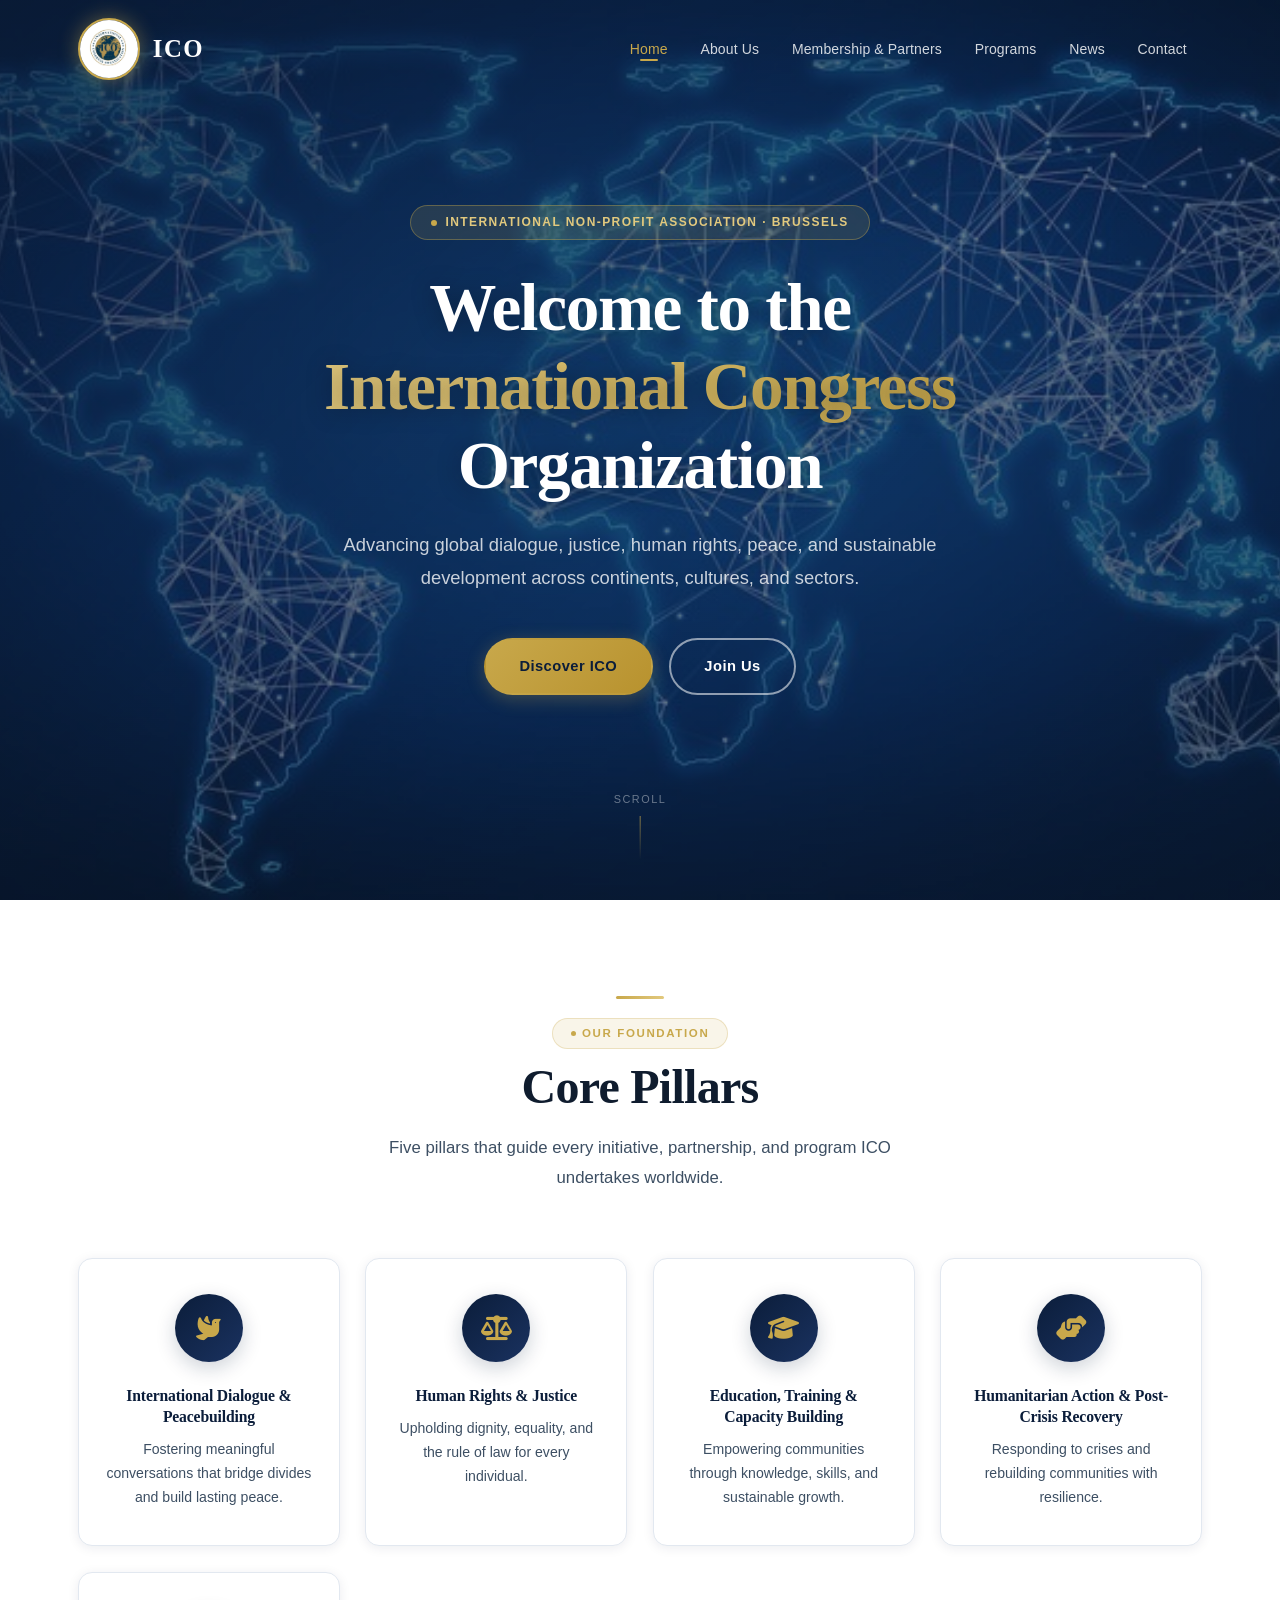
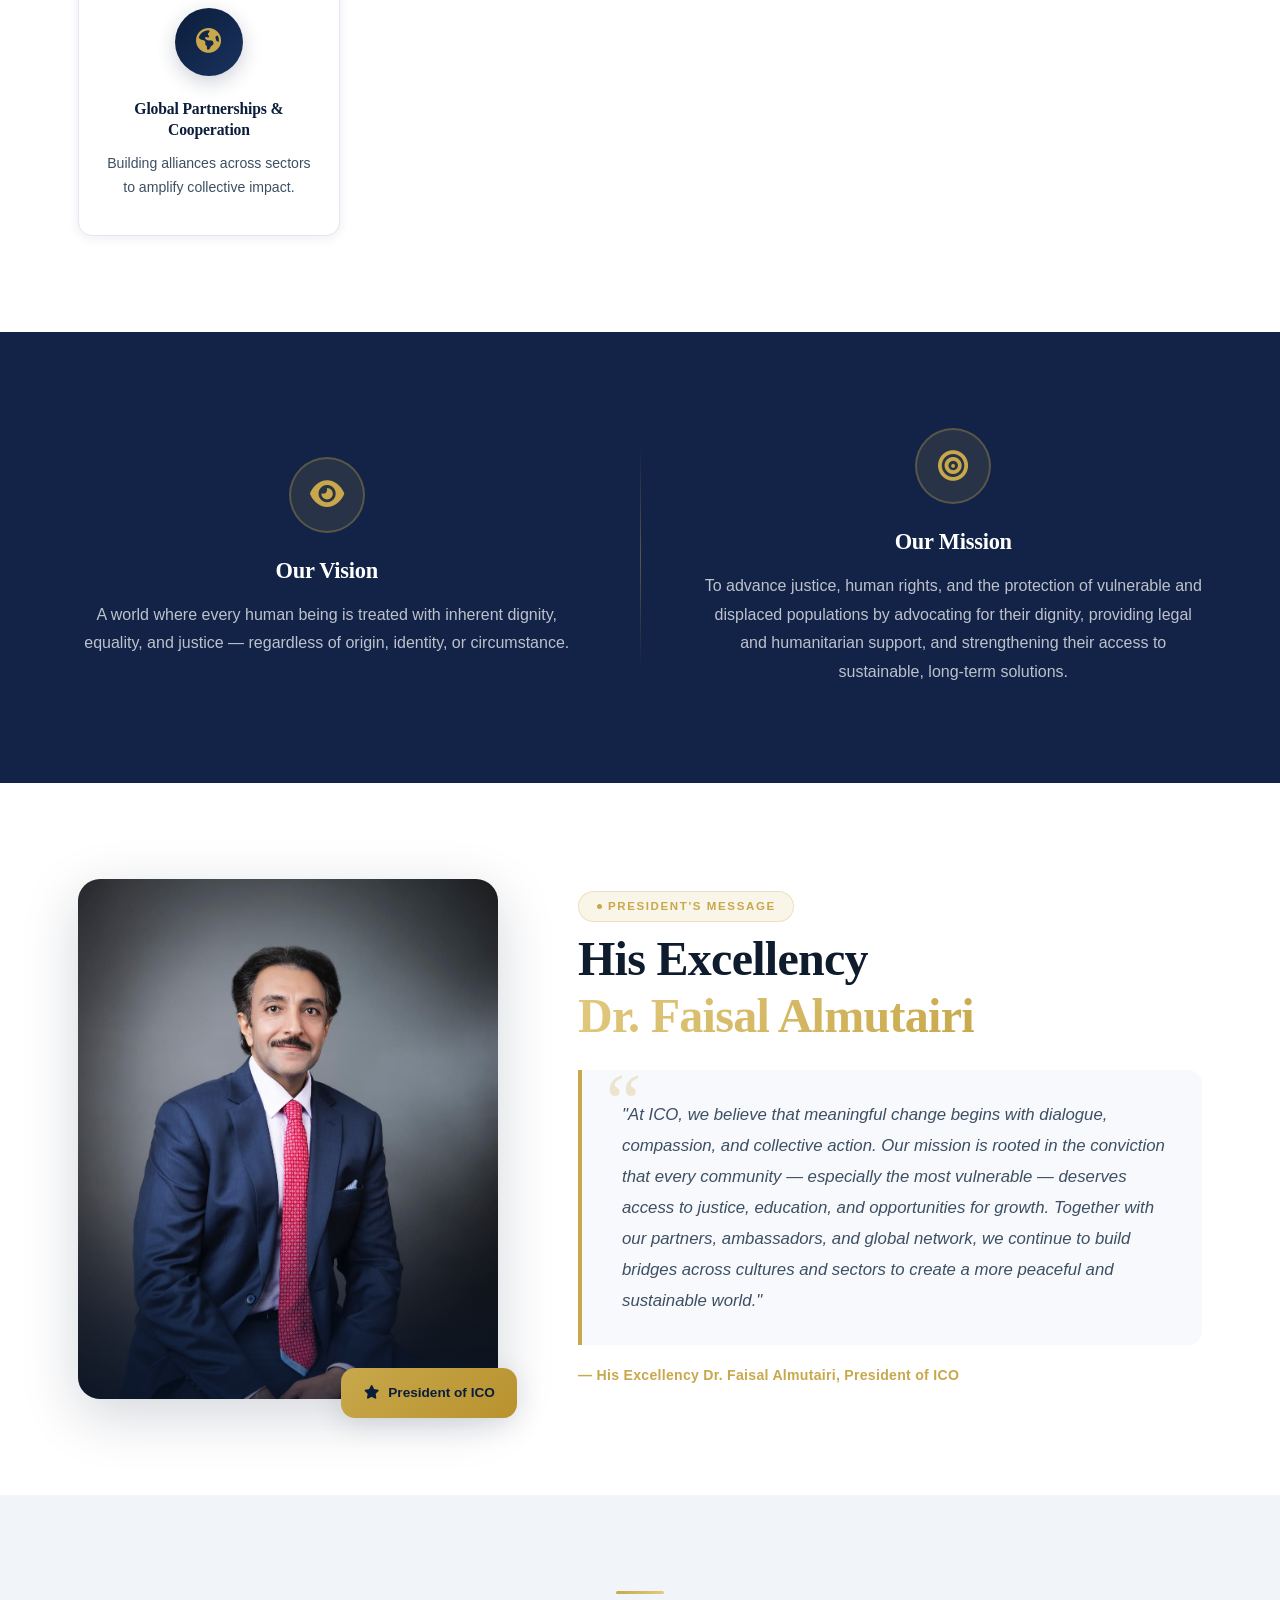
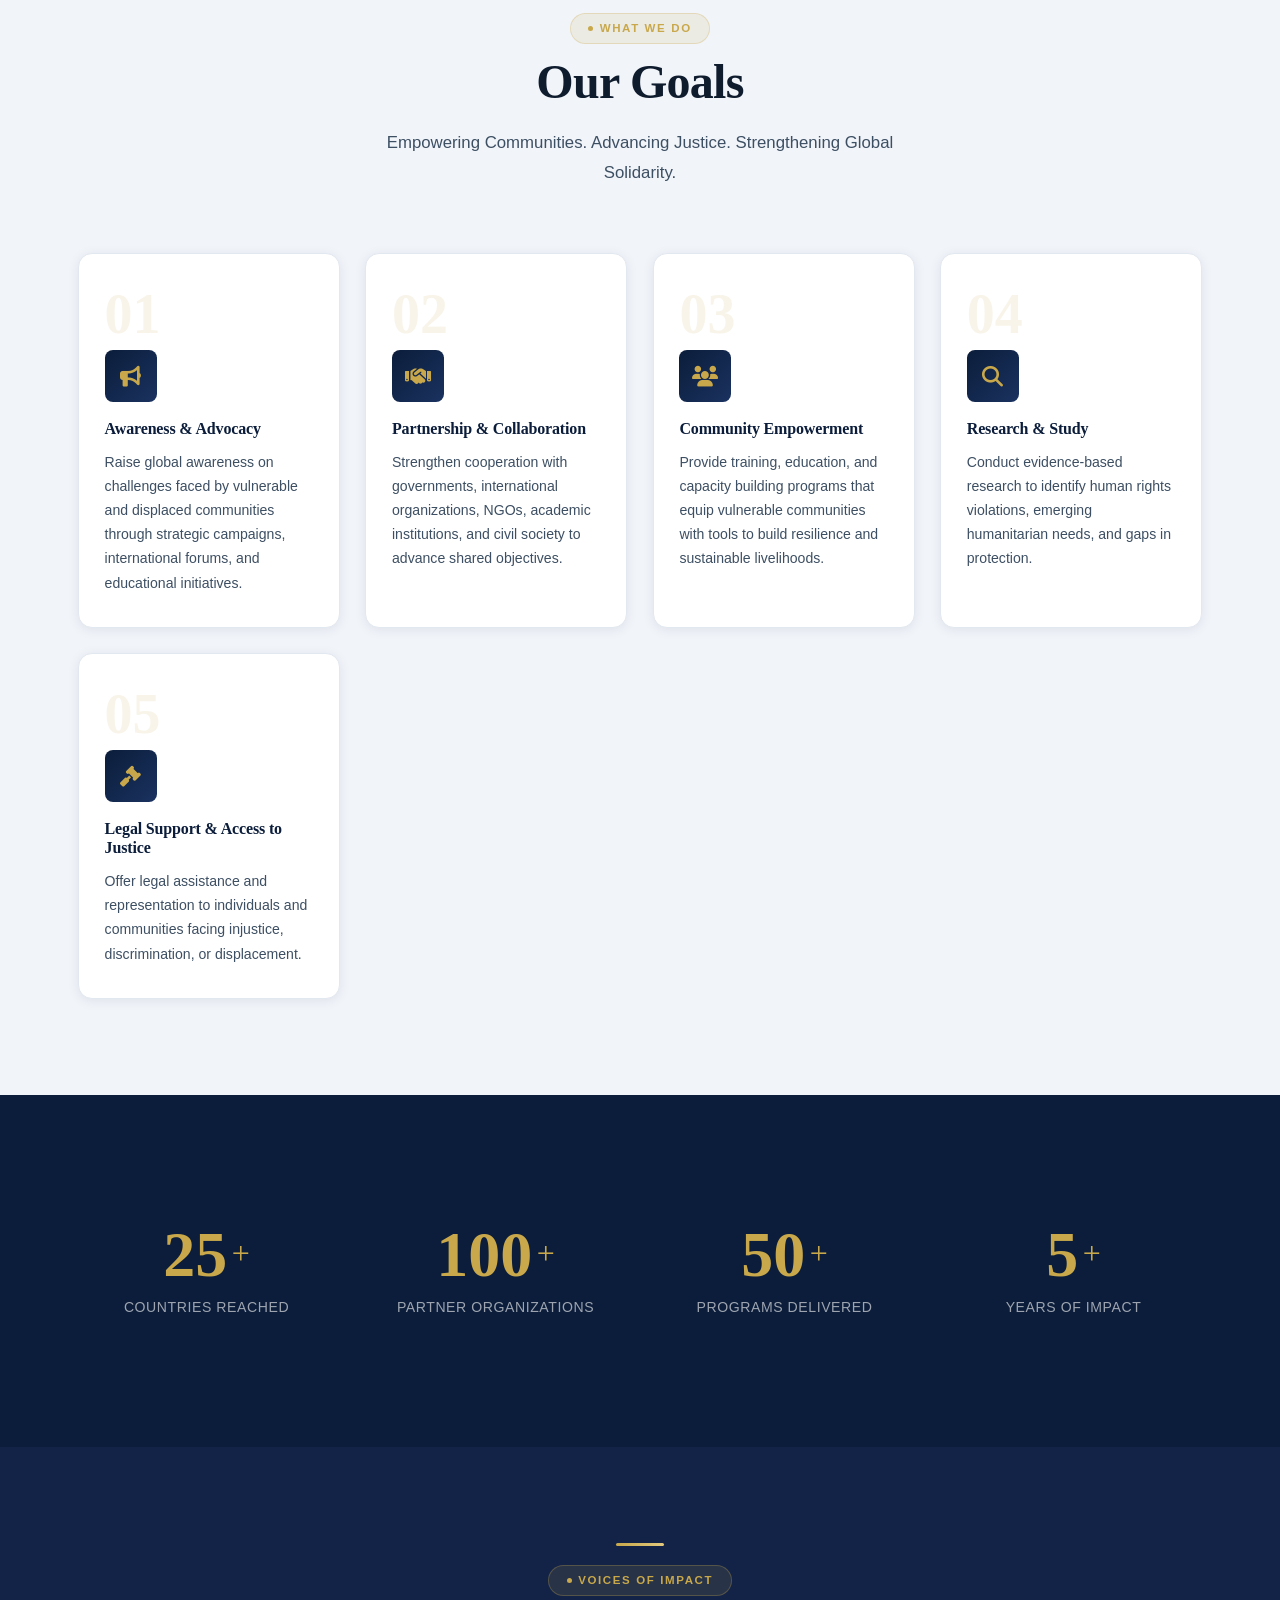
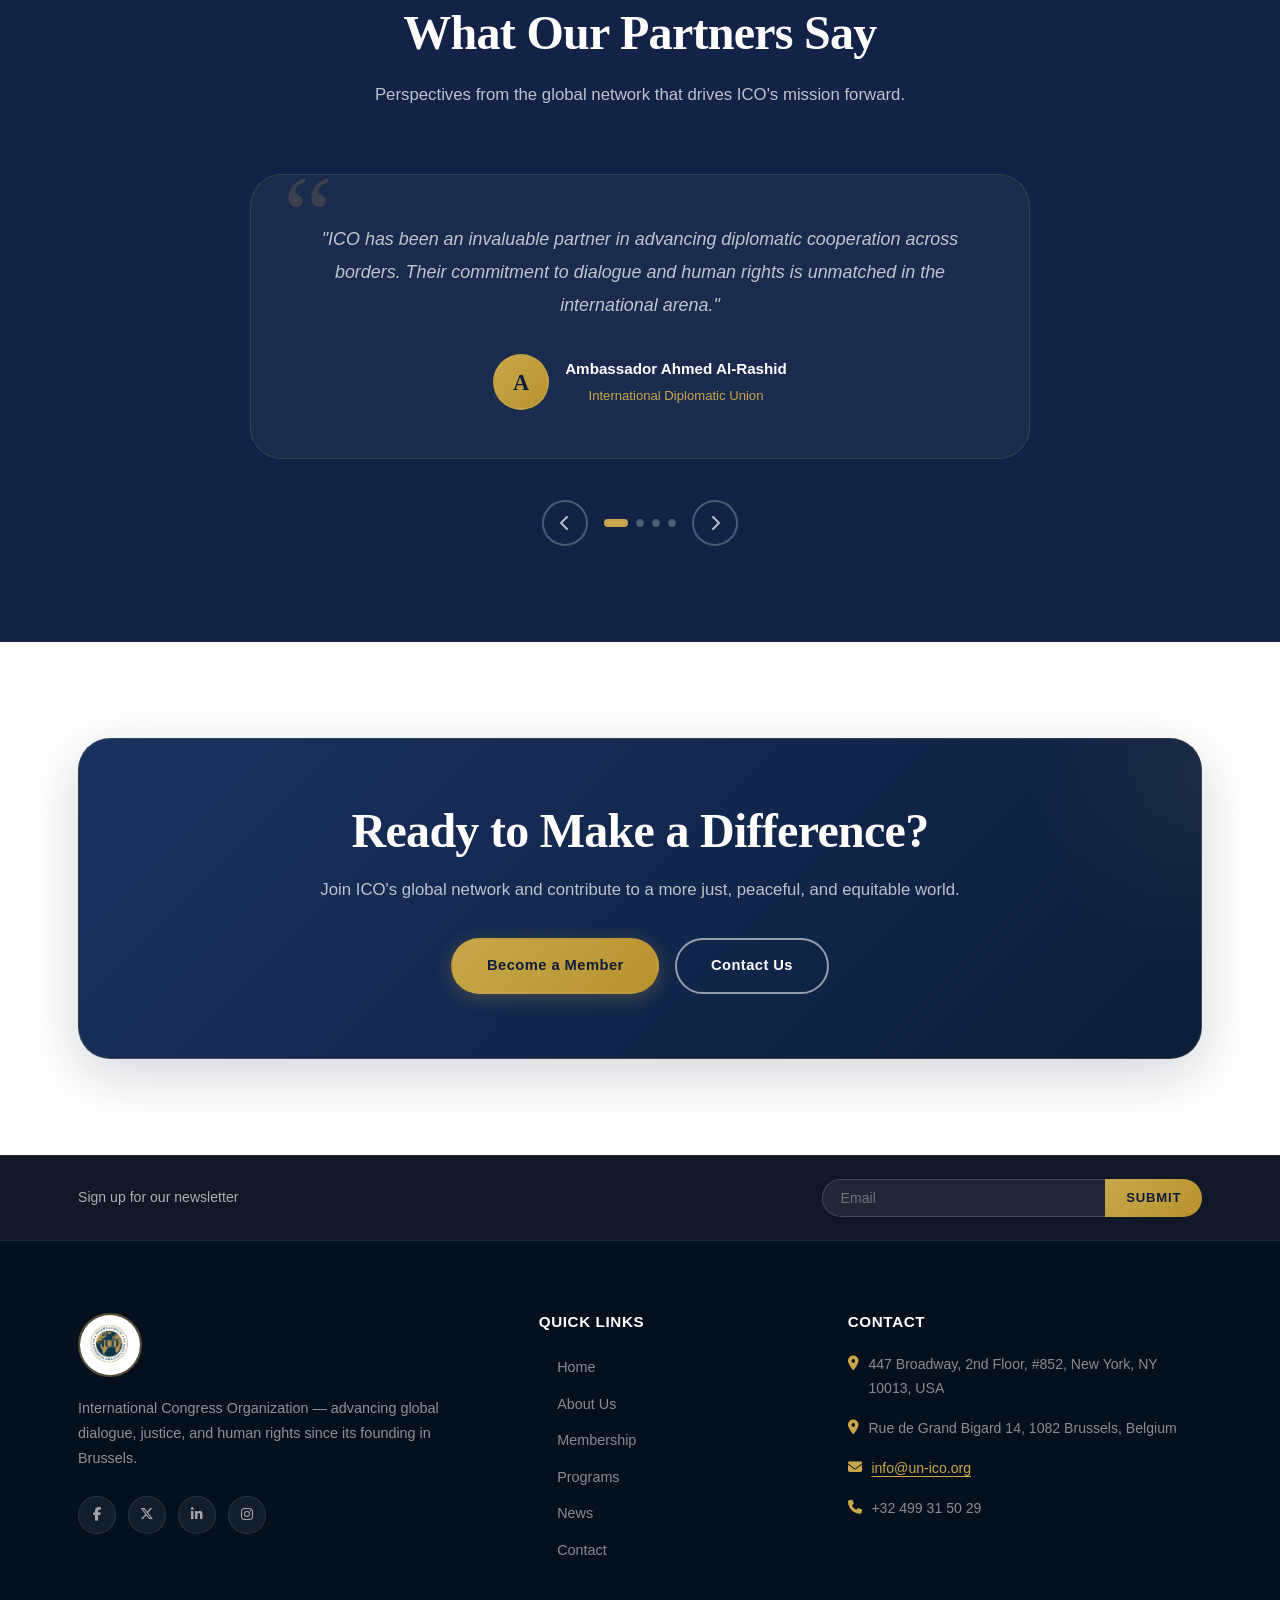
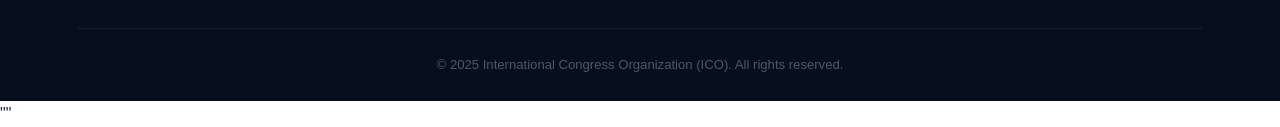
<file: index.html>
<!DOCTYPE html>
<html lang="en">
<head>
  <meta charset="UTF-8" />
  <meta name="viewport" content="width=device-width, initial-scale=1.0" />
  <title>International Congress Organization (ICO)</title>
  <link rel="icon" type="image/jpeg" href="assets/ICO.jpeg" />
  <link rel="stylesheet" href="css/style.css" />
  <link rel="stylesheet" href="css/animations.css" />
  <link href="https://fonts.googleapis.com/css2?family=Playfair+Display:wght@400;600;700&family=Inter:wght@300;400;500;600&display=swap" rel="stylesheet" />
  <link rel="stylesheet" href="https://cdnjs.cloudflare.com/ajax/libs/font-awesome/6.5.0/css/all.min.css" />
</head>
<body>

  <!-- NAVBAR -->
  <nav class="navbar" id="navbar">
    <div class="nav-container">
      <a href="index.html" class="nav-logo">
        <img src="assets/ICO.jpeg" alt="ICO Logo" class="logo-img" />
        <span class="logo-text">ICO</span>
      </a>
      <ul class="nav-links" id="navLinks">
        <li><a href="index.html" class="active">Home</a></li>
        <li><a href="about.html">About Us</a></li>
        <li><a href="membership.html">Membership & Partners</a></li>
        <li><a href="programs.html">Programs</a></li>
        <li><a href="news.html">News</a></li>
        <li><a href="contact.html">Contact</a></li>
      </ul>
      <button class="hamburger" id="hamburger" aria-label="Toggle menu">
        <span></span><span></span><span></span>
      </button>
    </div>
  </nav>

  <!-- HERO -->
  <section class="hero" id="hero">
    <div class="hero-slides">
      <div class="hero-slide active" style="background-image: url('assets/img1.jpg')"></div>
      <div class="hero-slide" style="background-image: url('assets/img2.jpg')"></div>
      <div class="hero-slide" style="background-image: url('assets/img3.jpg')"></div>
      <div class="hero-slide" style="background-image: url('assets/img4.jpg')"></div>
    </div>
    <div class="hero-overlay"></div>
    <div class="hero-content animate-fadeInUp">
      <div class="hero-badge">International Non-Profit Association · Brussels</div>
      <h1>Welcome to the<br /><span class="gold-text">International Congress</span><br />Organization</h1>
      <p>Advancing global dialogue, justice, human rights, peace, and sustainable development across continents, cultures, and sectors.</p>
      <div class="hero-btns">
        <a href="about.html" class="btn btn-primary">Discover ICO</a>
        <a href="membership.html" class="btn btn-outline">Join Us</a>
      </div>
    </div>
    <div class="hero-scroll-indicator">
      <span>Scroll</span>
      <div class="scroll-line"></div>
    </div>
  </section>

  <!-- PILLARS -->
  <section class="pillars section-pad">
    <div class="container">
      <div class="section-header animate-on-scroll">
        <span class="section-tag">Our Foundation</span>
        <h2>Core Pillars</h2>
        <p>Five pillars that guide every initiative, partnership, and program ICO undertakes worldwide.</p>
      </div>
      <div class="pillars-grid">
        <div class="pillar-card animate-on-scroll" style="--delay:0.1s">
          <div class="pillar-icon"><i class="fas fa-dove"></i></div>
          <h3>International Dialogue & Peacebuilding</h3>
          <p>Fostering meaningful conversations that bridge divides and build lasting peace.</p>
        </div>
        <div class="pillar-card animate-on-scroll" style="--delay:0.2s">
          <div class="pillar-icon"><i class="fas fa-balance-scale"></i></div>
          <h3>Human Rights & Justice</h3>
          <p>Upholding dignity, equality, and the rule of law for every individual.</p>
        </div>
        <div class="pillar-card animate-on-scroll" style="--delay:0.3s">
          <div class="pillar-icon"><i class="fas fa-graduation-cap"></i></div>
          <h3>Education, Training & Capacity Building</h3>
          <p>Empowering communities through knowledge, skills, and sustainable growth.</p>
        </div>
        <div class="pillar-card animate-on-scroll" style="--delay:0.4s">
          <div class="pillar-icon"><i class="fas fa-hands-helping"></i></div>
          <h3>Humanitarian Action & Post-Crisis Recovery</h3>
          <p>Responding to crises and rebuilding communities with resilience.</p>
        </div>
        <div class="pillar-card animate-on-scroll" style="--delay:0.5s">
          <div class="pillar-icon"><i class="fas fa-globe-americas"></i></div>
          <h3>Global Partnerships & Cooperation</h3>
          <p>Building alliances across sectors to amplify collective impact.</p>
        </div>
      </div>
    </div>
  </section>

  <!-- VISION & MISSION -->
  <section class="vision-mission section-pad bg-dark">
    <div class="container">
      <div class="vm-grid">
        <div class="vm-card animate-on-scroll">
          <div class="vm-icon"><i class="fas fa-eye"></i></div>
          <h3>Our Vision</h3>
          <p>A world where every human being is treated with inherent dignity, equality, and justice — regardless of origin, identity, or circumstance.</p>
        </div>
        <div class="vm-divider"></div>
        <div class="vm-card animate-on-scroll" style="--delay:0.2s">
          <div class="vm-icon"><i class="fas fa-bullseye"></i></div>
          <h3>Our Mission</h3>
          <p>To advance justice, human rights, and the protection of vulnerable and displaced populations by advocating for their dignity, providing legal and humanitarian support, and strengthening their access to sustainable, long-term solutions.</p>
        </div>
      </div>
    </div>
  </section>

  <!-- PRESIDENT MESSAGE -->
  <section class="president section-pad">
    <div class="container">
      <div class="president-grid">
        <div class="president-img-wrap animate-on-scroll">
          <div class="president-img-frame">
            <img src="assets/President.jpeg" alt="H.E. Dr. Faisal Almutairi" />
          </div>
          <div class="president-badge">
            <i class="fas fa-star"></i>
            <span>President of ICO</span>
          </div>
        </div>
        <div class="president-content animate-on-scroll" style="--delay:0.2s">
          <span class="section-tag">President's Message</span>
          <h2>His Excellency<br /><span class="gold-text">Dr. Faisal Almutairi</span></h2>
          <blockquote>
            "At ICO, we believe that meaningful change begins with dialogue, compassion, and collective action. Our mission is rooted in the conviction that every community — especially the most vulnerable — deserves access to justice, education, and opportunities for growth. Together with our partners, ambassadors, and global network, we continue to build bridges across cultures and sectors to create a more peaceful and sustainable world."
          </blockquote>
          <cite>— His Excellency Dr. Faisal Almutairi, President of ICO</cite>
        </div>
      </div>
    </div>
  </section>

  <!-- GOALS -->
  <section class="goals section-pad bg-light">
    <div class="container">
      <div class="section-header animate-on-scroll">
        <span class="section-tag">What We Do</span>
        <h2>Our Goals</h2>
        <p>Empowering Communities. Advancing Justice. Strengthening Global Solidarity.</p>
      </div>
      <div class="goals-grid">
        <div class="goal-card animate-on-scroll" style="--delay:0.1s">
          <div class="goal-num">01</div>
          <div class="goal-icon"><i class="fas fa-bullhorn"></i></div>
          <h3>Awareness & Advocacy</h3>
          <p>Raise global awareness on challenges faced by vulnerable and displaced communities through strategic campaigns, international forums, and educational initiatives.</p>
        </div>
        <div class="goal-card animate-on-scroll" style="--delay:0.2s">
          <div class="goal-num">02</div>
          <div class="goal-icon"><i class="fas fa-handshake"></i></div>
          <h3>Partnership & Collaboration</h3>
          <p>Strengthen cooperation with governments, international organizations, NGOs, academic institutions, and civil society to advance shared objectives.</p>
        </div>
        <div class="goal-card animate-on-scroll" style="--delay:0.3s">
          <div class="goal-num">03</div>
          <div class="goal-icon"><i class="fas fa-users"></i></div>
          <h3>Community Empowerment</h3>
          <p>Provide training, education, and capacity building programs that equip vulnerable communities with tools to build resilience and sustainable livelihoods.</p>
        </div>
        <div class="goal-card animate-on-scroll" style="--delay:0.4s">
          <div class="goal-num">04</div>
          <div class="goal-icon"><i class="fas fa-search"></i></div>
          <h3>Research & Study</h3>
          <p>Conduct evidence-based research to identify human rights violations, emerging humanitarian needs, and gaps in protection.</p>
        </div>
        <div class="goal-card animate-on-scroll" style="--delay:0.5s">
          <div class="goal-num">05</div>
          <div class="goal-icon"><i class="fas fa-gavel"></i></div>
          <h3>Legal Support & Access to Justice</h3>
          <p>Offer legal assistance and representation to individuals and communities facing injustice, discrimination, or displacement.</p>
        </div>
      </div>
    </div>
  </section>

  <!-- STATS COUNTER -->
  <section class="stats section-pad bg-navy">
    <div class="container">
      <div class="stats-grid">
        <div class="stat-item animate-on-scroll">
          <div class="stat-num" data-target="50">0</div>
          <div class="stat-plus">+</div>
          <div class="stat-label">Countries Reached</div>
        </div>
        <div class="stat-item animate-on-scroll" style="--delay:0.1s">
          <div class="stat-num" data-target="200">0</div>
          <div class="stat-plus">+</div>
          <div class="stat-label">Partner Organizations</div>
        </div>
        <div class="stat-item animate-on-scroll" style="--delay:0.2s">
          <div class="stat-num" data-target="100">0</div>
          <div class="stat-plus">+</div>
          <div class="stat-label">Programs Delivered</div>
        </div>
        <div class="stat-item animate-on-scroll" style="--delay:0.3s">
          <div class="stat-num" data-target="10">0</div>
          <div class="stat-plus">+</div>
          <div class="stat-label">Years of Impact</div>
        </div>
      </div>
    </div>
  </section>

  <!-- TESTIMONIALS CAROUSEL -->
  <section class="section-pad bg-dark carousel-section">
    <div class="container">
      <div class="section-header animate-on-scroll">
        <span class="section-tag">Voices of Impact</span>
        <h2>What Our Partners Say</h2>
        <p>Perspectives from the global network that drives ICO's mission forward.</p>
      </div>
      <div class="testimonials-carousel carousel-wrap animate-on-scroll">
        <div class="carousel-track" id="testimonialsTrack">
          <div class="testimonial-slide">
            <div class="testimonial-inner">
              <p class="testimonial-text">"ICO has been an invaluable partner in advancing diplomatic cooperation across borders. Their commitment to dialogue and human rights is unmatched in the international arena."</p>
              <div class="testimonial-author">
                <div class="testimonial-avatar">A</div>
                <div class="testimonial-meta">
                  <strong>Ambassador Ahmed Al-Rashid</strong>
                  <span>International Diplomatic Union</span>
                </div>
              </div>
            </div>
          </div>
          <div class="testimonial-slide">
            <div class="testimonial-inner">
              <p class="testimonial-text">"Working with ICO on youth empowerment programs has transformed communities across three continents. Their dedication to capacity building is truly inspiring."</p>
              <div class="testimonial-author">
                <div class="testimonial-avatar">S</div>
                <div class="testimonial-meta">
                  <strong>Sarah Mensah</strong>
                  <span>International Youth Council</span>
                </div>
              </div>
            </div>
          </div>
          <div class="testimonial-slide">
            <div class="testimonial-inner">
              <p class="testimonial-text">"ICO's legal support programs have provided critical access to justice for thousands of displaced individuals. Their work on the ground makes a real, measurable difference."</p>
              <div class="testimonial-author">
                <div class="testimonial-avatar">M</div>
                <div class="testimonial-meta">
                  <strong>Dr. Marie Fontaine</strong>
                  <span>ADPV — Defense of Vulnerable People</span>
                </div>
              </div>
            </div>
          </div>
          <div class="testimonial-slide">
            <div class="testimonial-inner">
              <p class="testimonial-text">"The Global Voices of the Displaced webinar series gave our community a platform we never had before. ICO listens, amplifies, and acts — that combination is rare."</p>
              <div class="testimonial-author">
                <div class="testimonial-avatar">F</div>
                <div class="testimonial-meta">
                  <strong>Fatima Osei</strong>
                  <span>Community Representative, East Africa</span>
                </div>
              </div>
            </div>
          </div>
        </div>
      </div>
      <div class="carousel-controls light">
        <button class="carousel-btn" id="testimonialsPrev" aria-label="Previous"><i class="fas fa-chevron-left"></i></button>
        <div class="carousel-dots" id="testimonialsDots"></div>
        <button class="carousel-btn" id="testimonialsNext" aria-label="Next"><i class="fas fa-chevron-right"></i></button>
      </div>
    </div>
  </section>

  <!-- CTA -->
  <section class="cta-section section-pad">
    <div class="container">
      <div class="cta-box animate-on-scroll">
        <h2>Ready to Make a Difference?</h2>
        <p>Join ICO's global network and contribute to a more just, peaceful, and equitable world.</p>
        <div class="cta-btns">
          <a href="membership.html" class="btn btn-primary">Become a Member</a>
          <a href="contact.html" class="btn btn-outline">Contact Us</a>
        </div>
      </div>
    </div>
  </section>

  <button class="back-to-top" id="backToTop" aria-label="Back to top"><i class="fas fa-arrow-up"></i></button>

  <!-- FOOTER -->
  <footer class="footer">
    <div class="footer-newsletter">
      <div class="container">
        <p>Sign up for our newsletter</p>
        <form class="newsletter-form" onsubmit="handleNewsletterSubmit(event)">
          <input type="email" placeholder="Email" aria-label="Email address" required />
          <button type="submit">Submit</button>
        </form>
      </div>
    </div>
    <div class="container">
      <div class="footer-grid">
        <div class="footer-brand">
          <img src="assets/ICO.jpeg" alt="ICO" class="footer-logo" />
          <p>International Congress Organization — advancing global dialogue, justice, and human rights since its founding in Brussels.</p>
          <div class="footer-social">
            <a href="#" aria-label="Facebook"><i class="fab fa-facebook-f"></i></a>
            <a href="#" aria-label="X"><i class="fa-brands fa-x-twitter"></i></a>
            <a href="#" aria-label="LinkedIn"><i class="fab fa-linkedin-in"></i></a>
            <a href="#" aria-label="Instagram"><i class="fab fa-instagram"></i></a>
          </div>
        </div>
        <div class="footer-links">
          <h4>Quick Links</h4>
          <ul>
            <li><a href="index.html">Home</a></li>
            <li><a href="about.html">About Us</a></li>
            <li><a href="membership.html">Membership</a></li>
            <li><a href="programs.html">Programs</a></li>
            <li><a href="news.html">News</a></li>
            <li><a href="contact.html">Contact</a></li>
          </ul>
        </div>
        <div class="footer-contact">
          <h4>Contact</h4>
          <p><i class="fas fa-map-marker-alt"></i> 447 Broadway, 2nd Floor, #852, New York, NY 10013, USA</p>
          <p><i class="fas fa-map-marker-alt"></i> Rue de Grand Bigard 14, 1082 Brussels, Belgium</p>
          <p><i class="fas fa-envelope"></i> <a href="mailto:info@un-ico.org">info@un-ico.org</a></p>
          <p><i class="fas fa-phone"></i> +32 499 31 50 29</p>
        </div>
      </div>
      <div class="footer-bottom">
        <p>&copy; 2025 International Congress Organization (ICO). All rights reserved.</p>
      </div>
    </div>
  </footer>

  <script src="js/main.js"></script>
  <script src="js/carousel.js"></script>
  <script>
    // Hero image carousel — auto slides every 4s
    (function() {
      const slides = document.querySelectorAll('.hero-slide');
      let current = 0;
      setInterval(() => {
        slides[current].classList.remove('active');
        current = (current + 1) % slides.length;
        slides[current].classList.add('active');
      }, 4000);
    })();

    function handleNewsletterSubmit(e) {
      e.preventDefault();
      const btn = e.target.querySelector('button');
      btn.textContent = '✓ Subscribed!';
      setTimeout(() => { btn.textContent = 'Submit'; e.target.reset(); }, 3000);
    }
    const backToTop = document.getElementById('backToTop');
    window.addEventListener('scroll', () => backToTop.classList.toggle('visible', window.scrollY > 400));
    backToTop.addEventListener('click', () => window.scrollTo({ top: 0, behavior: 'smooth' }));
  </script>
</body>
</html>
""
</file>
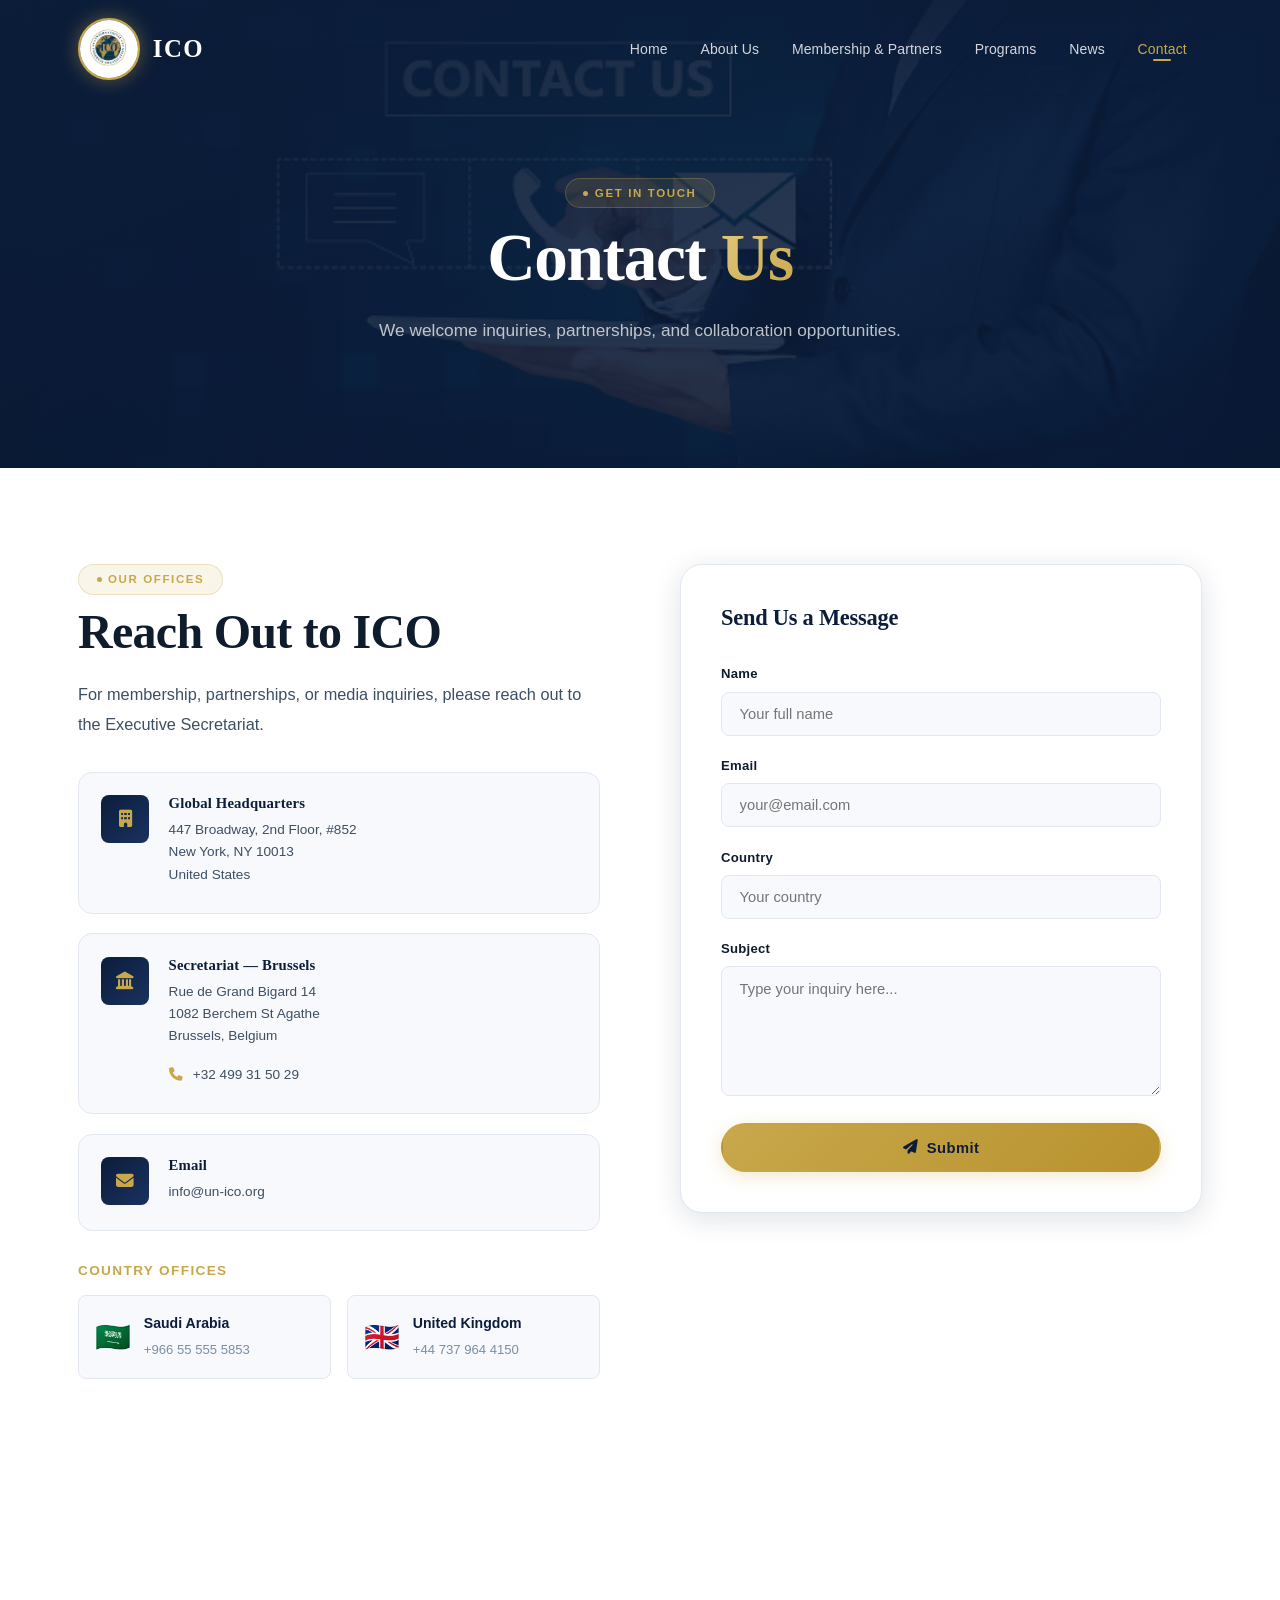
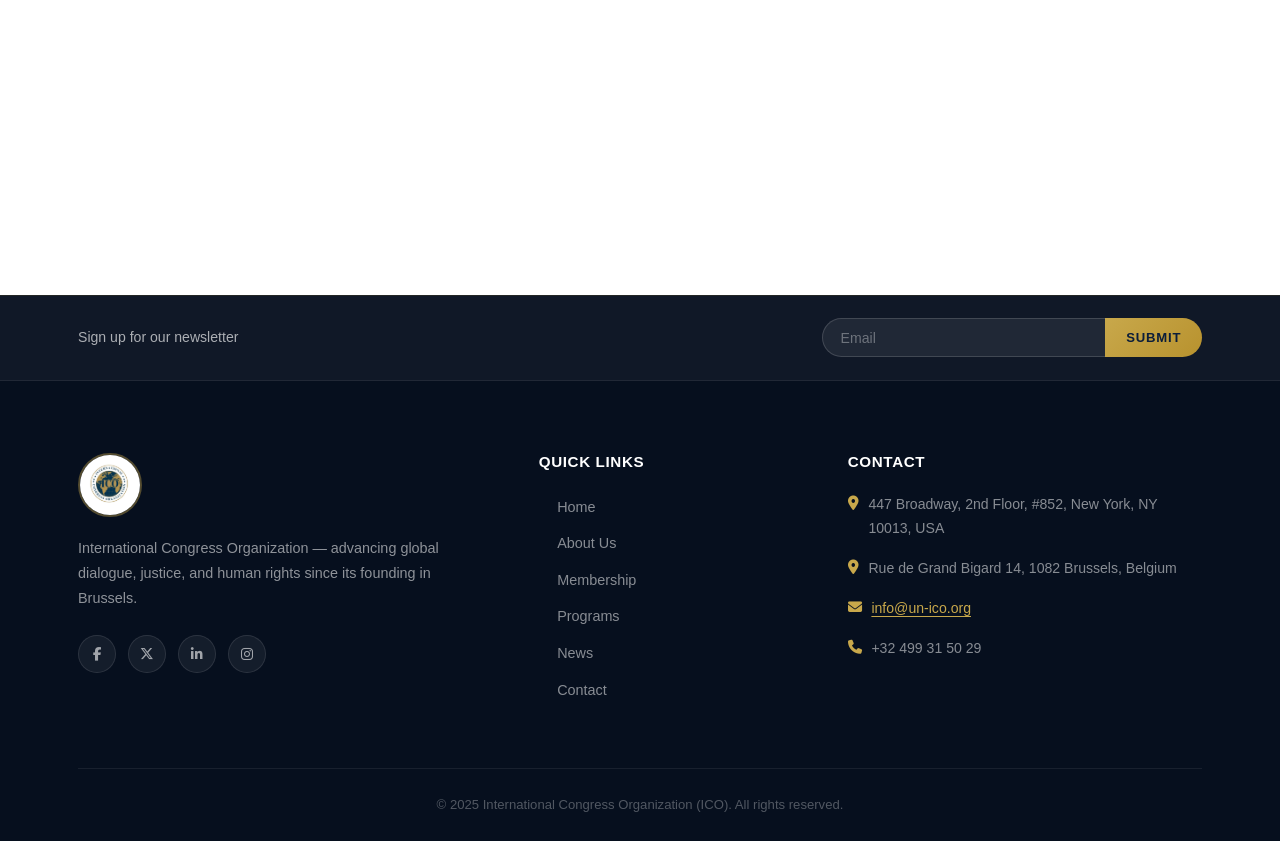
<file: contact.html>
<!DOCTYPE html>
<html lang="en">
<head>
  <meta charset="UTF-8" />
  <meta name="viewport" content="width=device-width, initial-scale=1.0" />
  <title>Contact Us — ICO</title>
  <link rel="icon" type="image/jpeg" href="assets/ICO.jpeg" />
  <link rel="stylesheet" href="css/style.css" />
  <link rel="stylesheet" href="css/animations.css" />
  <link href="https://fonts.googleapis.com/css2?family=Playfair+Display:wght@400;600;700&family=Inter:wght@300;400;500;600&display=swap" rel="stylesheet" />
  <link rel="stylesheet" href="https://cdnjs.cloudflare.com/ajax/libs/font-awesome/6.5.0/css/all.min.css" />
</head>
<body>
  <nav class="navbar" id="navbar">
    <div class="nav-container">
      <a href="index.html" class="nav-logo">
        <img src="assets/ICO.jpeg" alt="ICO Logo" class="logo-img" />
        <span class="logo-text">ICO</span>
      </a>
      <ul class="nav-links" id="navLinks">
        <li><a href="index.html">Home</a></li>
        <li><a href="about.html">About Us</a></li>
        <li><a href="membership.html">Membership & Partners</a></li>
        <li><a href="programs.html">Programs</a></li>
        <li><a href="news.html">News</a></li>
        <li><a href="contact.html" class="active">Contact</a></li>
      </ul>
      <button class="hamburger" id="hamburger" aria-label="Toggle menu">
        <span></span><span></span><span></span>
      </button>
    </div>
  </nav>



  <section class="page-hero" style="background: url('assets/contact banner.jpg') center/cover no-repeat; position: relative;">
    <div class="page-hero-overlay"></div>
    <div class="page-hero-content animate-fadeInUp">
      <span class="section-tag">Get in Touch</span>
      <h1>Contact <span class="gold-text">Us</span></h1>
      <p>We welcome inquiries, partnerships, and collaboration opportunities.</p>
    </div>
  </section>

  <section class="section-pad">
    <div class="container">
      <div class="contact-layout">
        <div class="contact-info animate-on-scroll">
          <span class="section-tag">Our Offices</span>
          <h2>Reach Out to ICO</h2>
          <p>For membership, partnerships, or media inquiries, please reach out to the Executive Secretariat.</p>

          <div class="office-cards">
            <div class="office-card">
              <div class="office-icon"><i class="fas fa-building"></i></div>
              <div class="office-details">
                <h4>Global Headquarters</h4>
                <p>447 Broadway, 2nd Floor, #852<br />New York, NY 10013<br />United States</p>
              </div>
            </div>
            <div class="office-card">
              <div class="office-icon"><i class="fas fa-landmark"></i></div>
              <div class="office-details">
                <h4>Secretariat — Brussels</h4>
                <p>Rue de Grand Bigard 14<br />1082 Berchem St Agathe<br />Brussels, Belgium</p>
                <p><i class="fas fa-phone"></i> +32 499 31 50 29</p>
              </div>
            </div>
            <div class="office-card">
              <div class="office-icon"><i class="fas fa-envelope"></i></div>
              <div class="office-details">
                <h4>Email</h4>
                <p><a href="mailto:info@un-ico.org">info@un-ico.org</a></p>
              </div>
            </div>
          </div>

          <div class="country-offices">
            <h4>Country Offices</h4>
            <div class="country-grid">
              <div class="country-item">
                <span class="flag-icon">🇸🇦</span>
                <div>
                  <strong>Saudi Arabia</strong>
                  <p>+966 55 555 5853</p>
                </div>
              </div>
              <div class="country-item">
                <span class="flag-icon">🇬🇧</span>
                <div>
                  <strong>United Kingdom</strong>
                  <p>+44 737 964 4150</p>
                </div>
              </div>
            </div>
          </div>
        </div>

        <div class="contact-form-wrap animate-on-scroll" style="--delay:0.2s">
          <h3>Send Us a Message</h3>
          <form class="contact-form" id="contactForm" action="https://formspree.io/f/xjgjagab" method="POST" novalidate>
            <div class="form-group">
              <label for="name">Name</label>
              <input type="text" id="name" name="name" placeholder="Your full name" required />
            </div>
            <div class="form-group">
              <label for="email">Email</label>
              <input type="email" id="email" name="email" placeholder="your@email.com" required />
            </div>
            <div class="form-group">
              <label for="country">Country</label>
              <input type="text" id="country" name="country" placeholder="Your country" required />
            </div>
            <div class="form-group">
              <label for="subject">Subject</label>
              <textarea id="subject" name="subject" rows="5" placeholder="Type your inquiry here..." required></textarea>
            </div>
            <button type="submit" class="btn btn-primary btn-full">
              <i class="fas fa-paper-plane"></i> Submit
            </button>
          </form>
        </div>
      </div>
    </div>
  </section>

  <section class="map-section">
    <iframe
      src="https://www.google.com/maps/embed?pb=!1m18!1m12!1m3!1d3022.9663095343008!2d-74.00425878459418!3d40.71277937933185!2m3!1f0!2f0!3f0!3m2!1i1024!2i768!4f13.1!3m3!1m2!1s0x89c25a165bedccab%3A0x2cb2ddf003b5ae01!2s447%20Broadway%2C%20New%20York%2C%20NY%2010013!5e0!3m2!1sen!2sus!4v1620000000000!5m2!1sen!2sus"
      width="100%" height="400" style="border:0;" allowfullscreen="" loading="lazy"
      title="ICO Headquarters Location">
    </iframe>
  </section>

  <button class="back-to-top" id="backToTop" aria-label="Back to top"><i class="fas fa-arrow-up"></i></button>

  <footer class="footer">
    <div class="footer-newsletter">
      <div class="container">
        <p>Sign up for our newsletter</p>
        <form class="newsletter-form" onsubmit="handleNewsletterSubmit(event)">
          <input type="email" placeholder="Email" aria-label="Email address" required />
          <button type="submit">Submit</button>
        </form>
      </div>
    </div>
    <div class="container">
      <div class="footer-grid">
        <div class="footer-brand">
          <img src="assets/ICO.jpeg" alt="ICO" class="footer-logo" />
          <p>International Congress Organization — advancing global dialogue, justice, and human rights since its founding in Brussels.</p>
          <div class="footer-social">
            <a href="#" aria-label="Facebook"><i class="fab fa-facebook-f"></i></a>
            <a href="#" aria-label="X"><i class="fa-brands fa-x-twitter"></i></a>
            <a href="#" aria-label="LinkedIn"><i class="fab fa-linkedin-in"></i></a>
            <a href="#" aria-label="Instagram"><i class="fab fa-instagram"></i></a>
          </div>
        </div>
        <div class="footer-links">
          <h4>Quick Links</h4>
          <ul>
            <li><a href="index.html">Home</a></li>
            <li><a href="about.html">About Us</a></li>
            <li><a href="membership.html">Membership</a></li>
            <li><a href="programs.html">Programs</a></li>
            <li><a href="news.html">News</a></li>
            <li><a href="contact.html">Contact</a></li>
          </ul>
        </div>
        <div class="footer-contact">
          <h4>Contact</h4>
          <p><i class="fas fa-map-marker-alt"></i> 447 Broadway, 2nd Floor, #852, New York, NY 10013, USA</p>
          <p><i class="fas fa-map-marker-alt"></i> Rue de Grand Bigard 14, 1082 Brussels, Belgium</p>
          <p><i class="fas fa-envelope"></i> <a href="mailto:info@un-ico.org">info@un-ico.org</a></p>
          <p><i class="fas fa-phone"></i> +32 499 31 50 29</p>
        </div>
      </div>
      <div class="footer-bottom">
        <p>&copy; 2025 International Congress Organization (ICO). All rights reserved.</p>
      </div>
    </div>
  </footer>
  <script src="js/main.js"></script>
  <script src="js/contact.js"></script>
  <script>
    function handleNewsletterSubmit(e) {
      e.preventDefault();
      const btn = e.target.querySelector('button');
      btn.textContent = '✓ Subscribed!';
      setTimeout(() => { btn.textContent = 'Submit'; e.target.reset(); }, 3000);
    }
    const backToTop = document.getElementById('backToTop');
    window.addEventListener('scroll', () => backToTop.classList.toggle('visible', window.scrollY > 400));
    backToTop.addEventListener('click', () => window.scrollTo({ top: 0, behavior: 'smooth' }));
  </script>
</body>
</html>
</file>
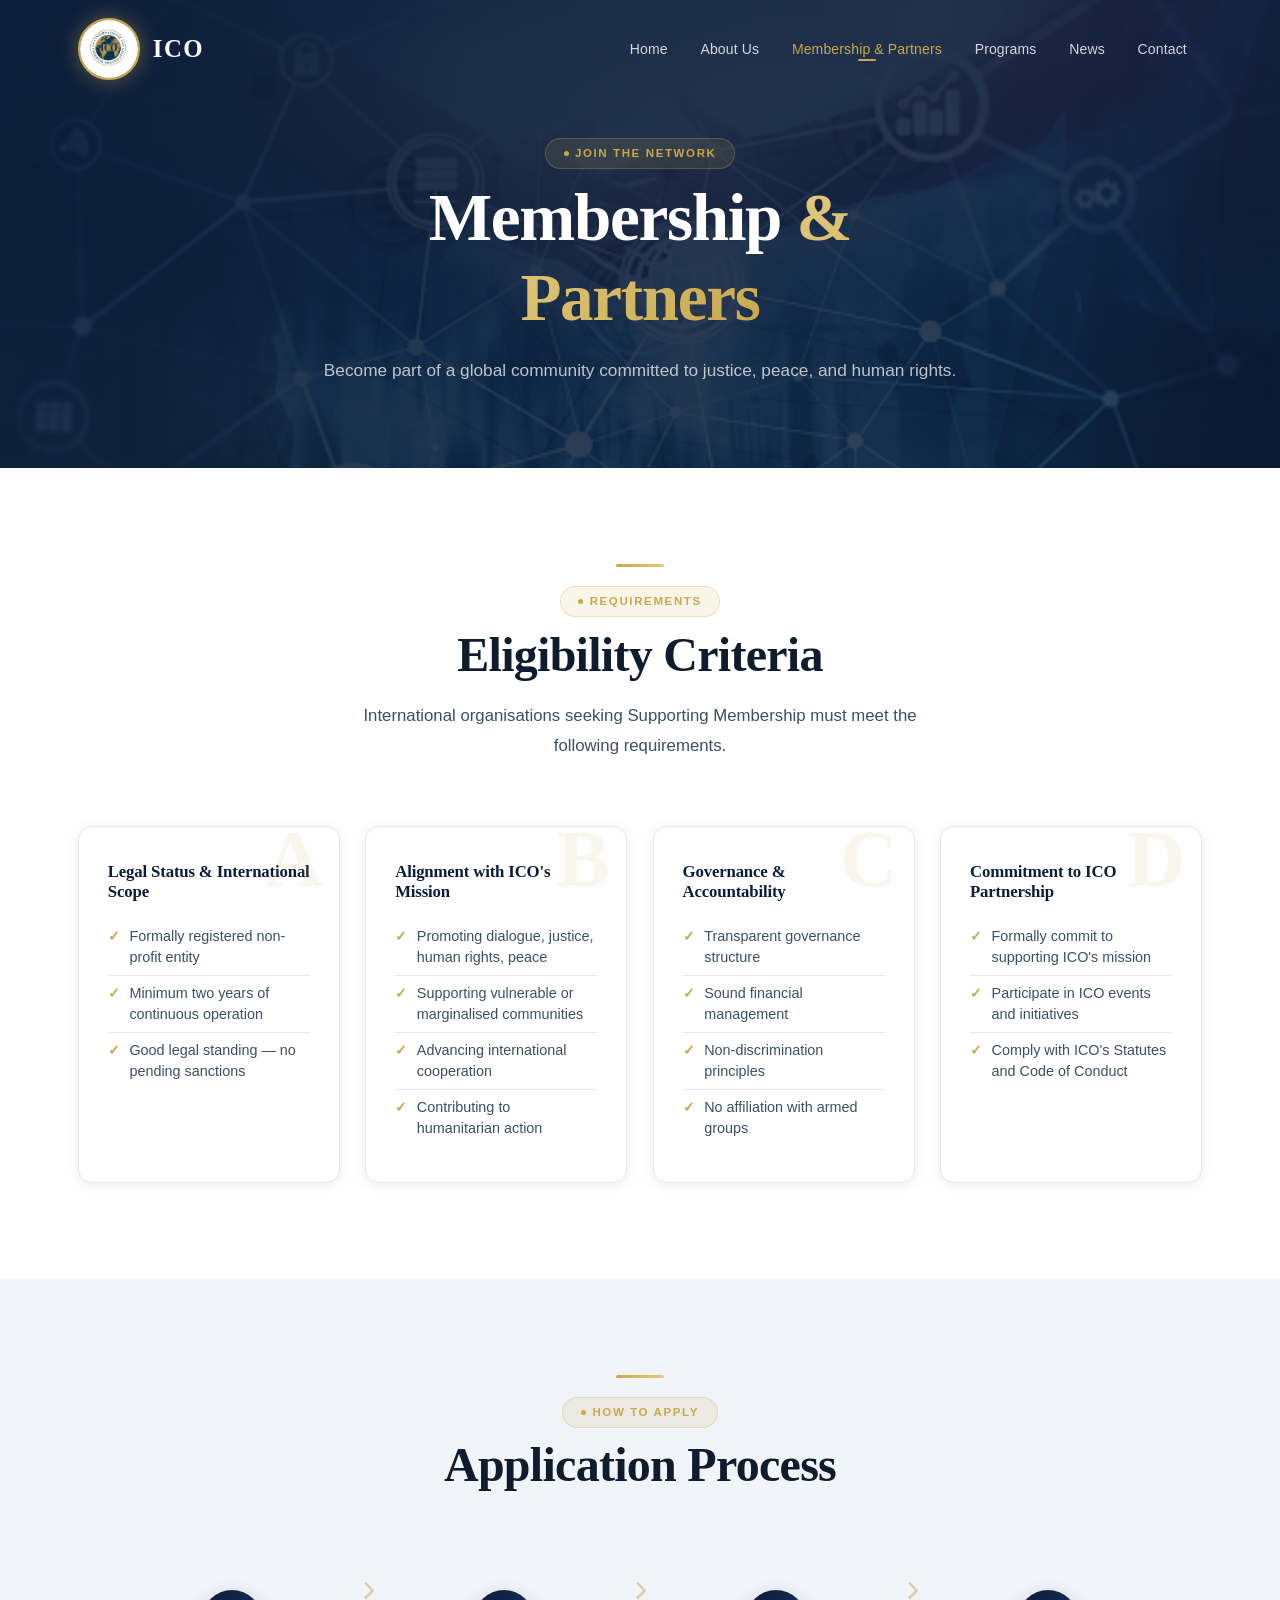
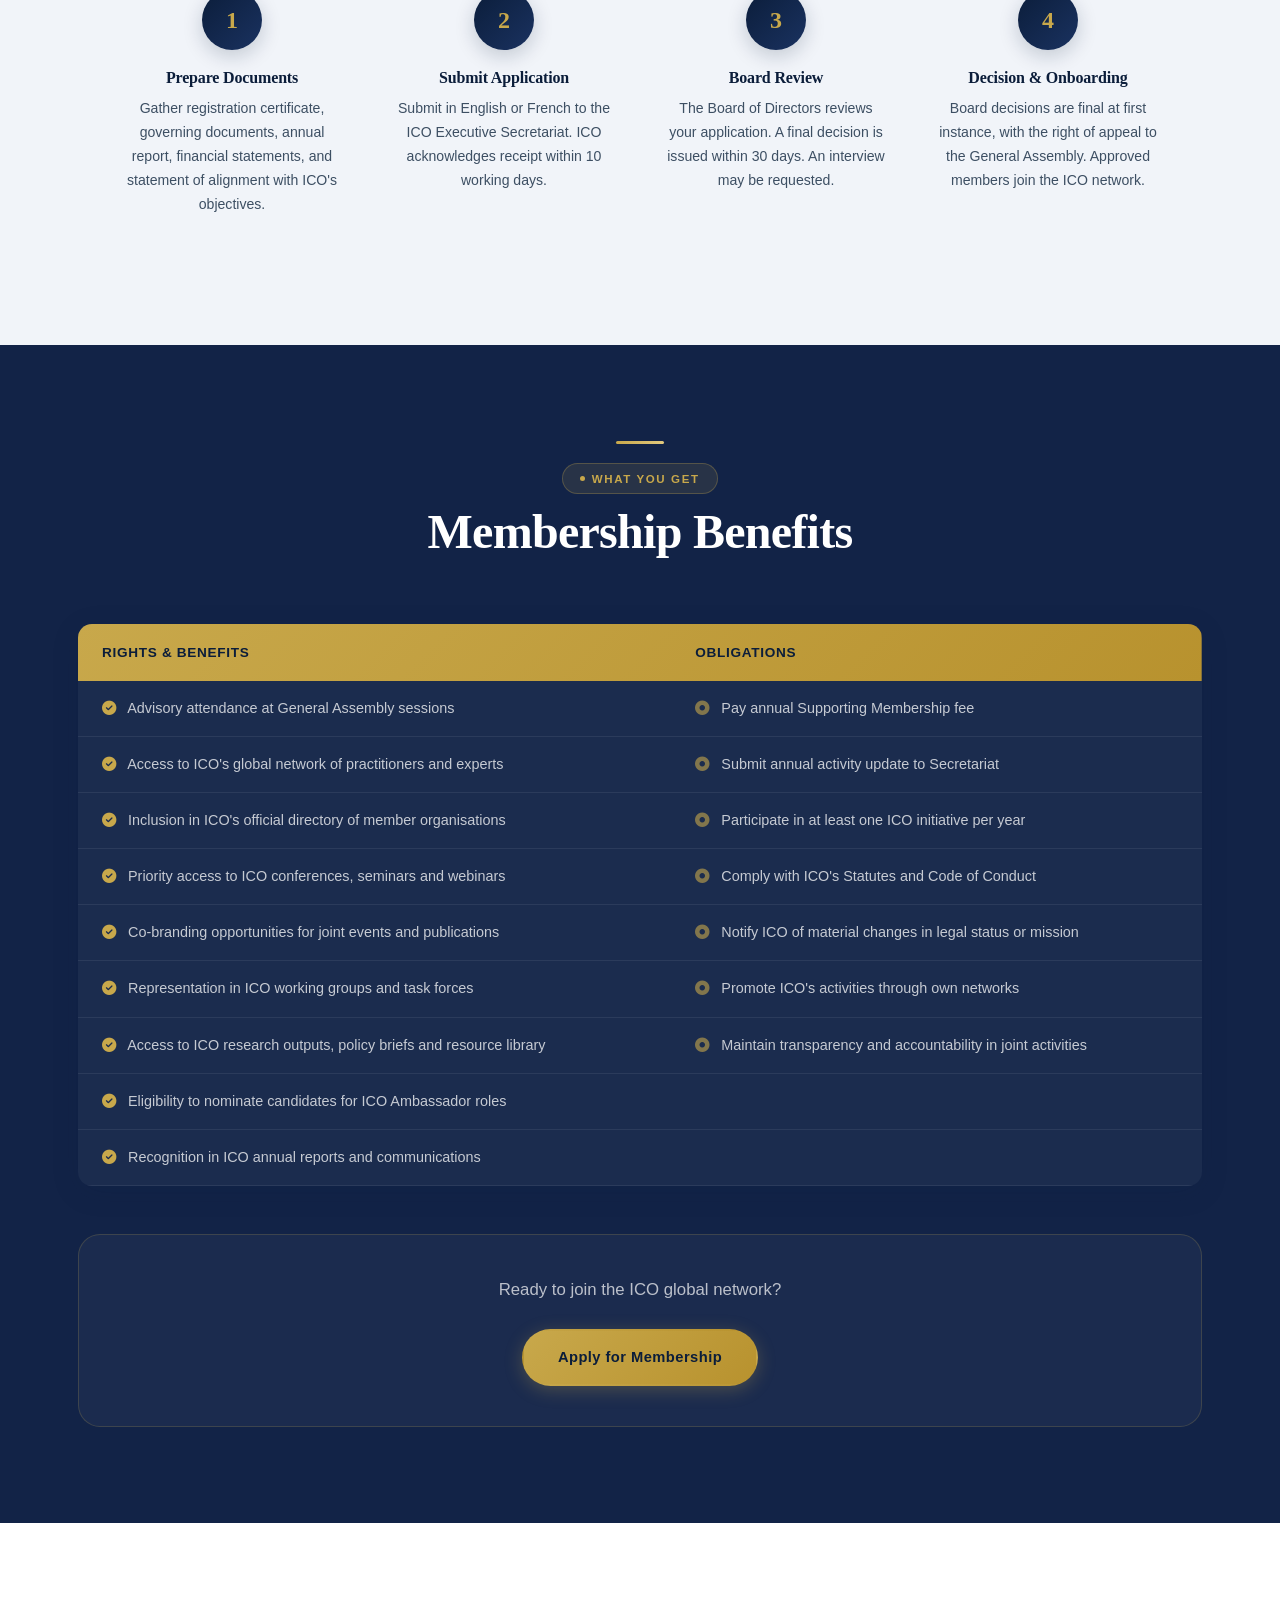
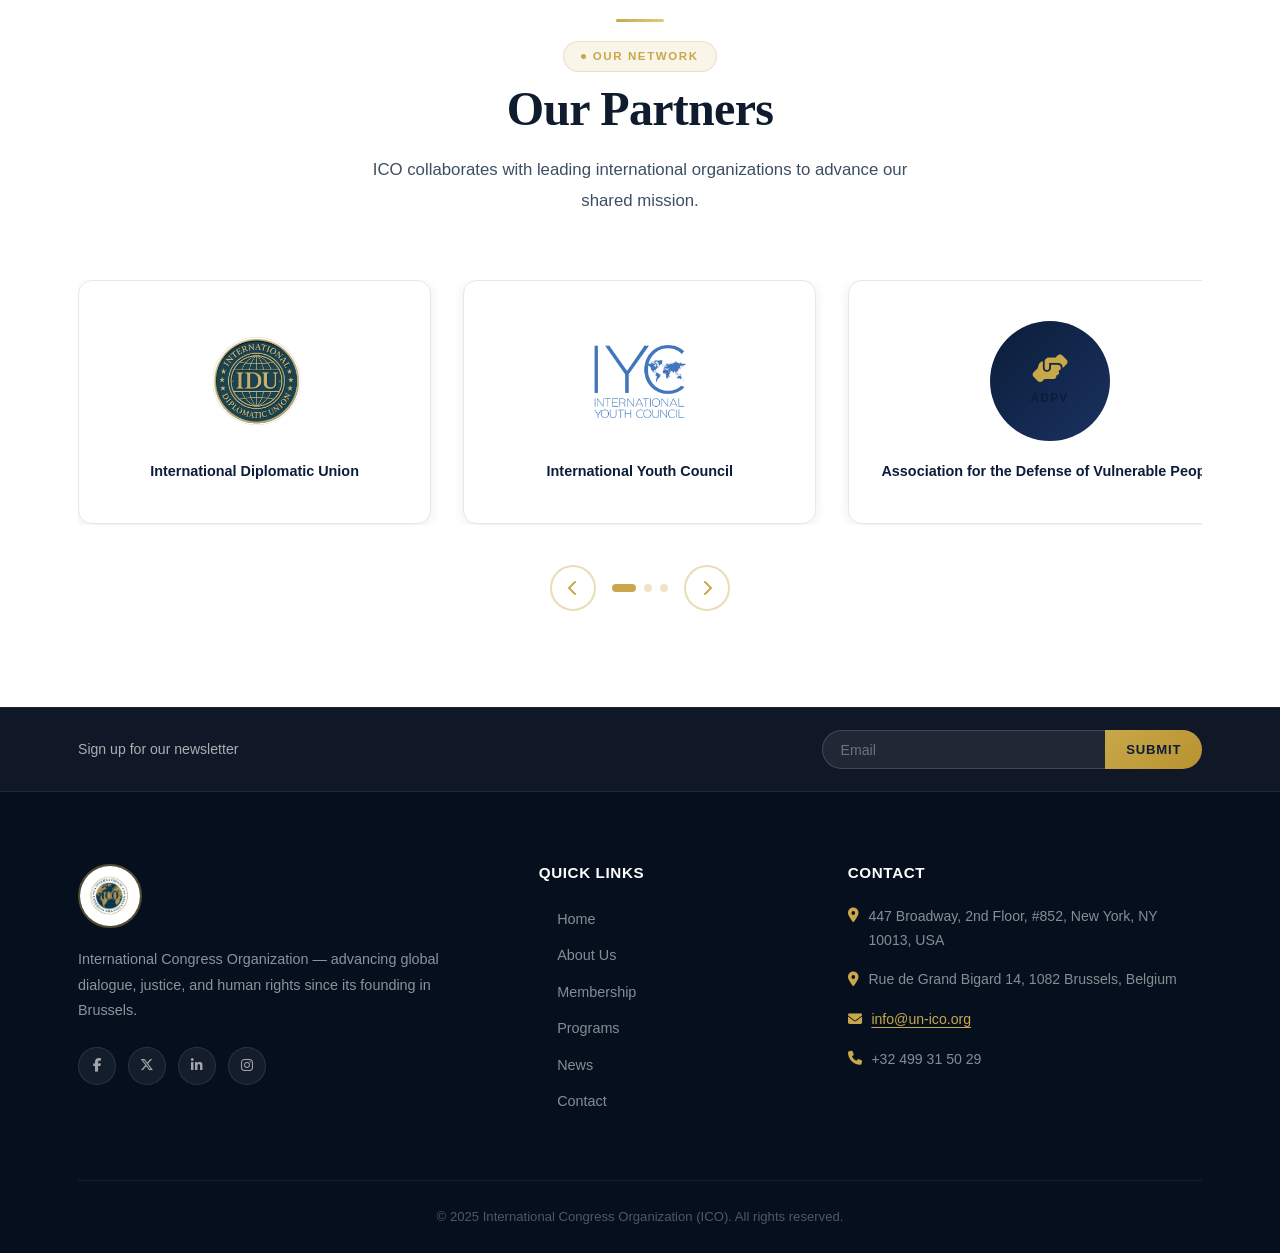
<file: membership.html>
<!DOCTYPE html>
<html lang="en">
<head>
  <meta charset="UTF-8" />
  <meta name="viewport" content="width=device-width, initial-scale=1.0" />
  <title>Membership & Partners — ICO</title>
  <link rel="icon" type="image/jpeg" href="assets/ICO.jpeg" />
  <link rel="stylesheet" href="css/style.css" />
  <link rel="stylesheet" href="css/animations.css" />
  <link href="https://fonts.googleapis.com/css2?family=Playfair+Display:wght@400;600;700&family=Inter:wght@300;400;500;600&display=swap" rel="stylesheet" />
  <link rel="stylesheet" href="https://cdnjs.cloudflare.com/ajax/libs/font-awesome/6.5.0/css/all.min.css" />
</head>
<body>
  <nav class="navbar" id="navbar">
    <div class="nav-container">
      <a href="index.html" class="nav-logo">
        <img src="assets/ICO.jpeg" alt="ICO Logo" class="logo-img" />
        <span class="logo-text">ICO</span>
      </a>
      <ul class="nav-links" id="navLinks">
        <li><a href="index.html">Home</a></li>
        <li><a href="about.html">About Us</a></li>
        <li><a href="membership.html" class="active">Membership & Partners</a></li>
        <li><a href="programs.html">Programs</a></li>
        <li><a href="news.html">News</a></li>
        <li><a href="contact.html">Contact</a></li>
      </ul>
      <button class="hamburger" id="hamburger" aria-label="Toggle menu">
        <span></span><span></span><span></span>
      </button>
    </div>
  </nav>



  <section class="page-hero" style="background: url('assets/membership & partner banner.jpg') center/cover no-repeat; position: relative;">
    <div class="page-hero-overlay"></div>
    <div class="page-hero-content animate-fadeInUp">
      <span class="section-tag">Join the Network</span>
      <h1>Membership <span class="gold-text">&amp; Partners</span></h1>
      <p>Become part of a global community committed to justice, peace, and human rights.</p>
    </div>
  </section>

  <section class="section-pad">
    <div class="container">
      <div class="section-header animate-on-scroll">
        <span class="section-tag">Requirements</span>
        <h2>Eligibility Criteria</h2>
        <p>International organisations seeking Supporting Membership must meet the following requirements.</p>
      </div>
      <div class="eligibility-grid">
        <div class="elig-card animate-on-scroll" style="--delay:0.1s">
          <div class="elig-letter">A</div>
          <h3>Legal Status &amp; International Scope</h3>
          <ul>
            <li>Formally registered non-profit entity</li>
            <li>Minimum two years of continuous operation</li>
            <li>Good legal standing — no pending sanctions</li>
          </ul>
        </div>
        <div class="elig-card animate-on-scroll" style="--delay:0.2s">
          <div class="elig-letter">B</div>
          <h3>Alignment with ICO's Mission</h3>
          <ul>
            <li>Promoting dialogue, justice, human rights, peace</li>
            <li>Supporting vulnerable or marginalised communities</li>
            <li>Advancing international cooperation</li>
            <li>Contributing to humanitarian action</li>
          </ul>
        </div>
        <div class="elig-card animate-on-scroll" style="--delay:0.3s">
          <div class="elig-letter">C</div>
          <h3>Governance &amp; Accountability</h3>
          <ul>
            <li>Transparent governance structure</li>
            <li>Sound financial management</li>
            <li>Non-discrimination principles</li>
            <li>No affiliation with armed groups</li>
          </ul>
        </div>
        <div class="elig-card animate-on-scroll" style="--delay:0.4s">
          <div class="elig-letter">D</div>
          <h3>Commitment to ICO Partnership</h3>
          <ul>
            <li>Formally commit to supporting ICO's mission</li>
            <li>Participate in ICO events and initiatives</li>
            <li>Comply with ICO's Statutes and Code of Conduct</li>
          </ul>
        </div>
      </div>
    </div>
  </section>

  <section class="section-pad bg-light">
    <div class="container">
      <div class="section-header animate-on-scroll">
        <span class="section-tag">How to Apply</span>
        <h2>Application Process</h2>
      </div>
      <div class="process-steps">
        <div class="step animate-on-scroll" style="--delay:0.1s">
          <div class="step-num">1</div>
          <div class="step-content">
            <h3>Prepare Documents</h3>
            <p>Gather registration certificate, governing documents, annual report, financial statements, and statement of alignment with ICO's objectives.</p>
          </div>
        </div>
        <div class="step-arrow"><i class="fas fa-chevron-right"></i></div>
        <div class="step animate-on-scroll" style="--delay:0.2s">
          <div class="step-num">2</div>
          <div class="step-content">
            <h3>Submit Application</h3>
            <p>Submit in English or French to the ICO Executive Secretariat. ICO acknowledges receipt within 10 working days.</p>
          </div>
        </div>
        <div class="step-arrow"><i class="fas fa-chevron-right"></i></div>
        <div class="step animate-on-scroll" style="--delay:0.3s">
          <div class="step-num">3</div>
          <div class="step-content">
            <h3>Board Review</h3>
            <p>The Board of Directors reviews your application. A final decision is issued within 30 days. An interview may be requested.</p>
          </div>
        </div>
        <div class="step-arrow"><i class="fas fa-chevron-right"></i></div>
        <div class="step animate-on-scroll" style="--delay:0.4s">
          <div class="step-num">4</div>
          <div class="step-content">
            <h3>Decision &amp; Onboarding</h3>
            <p>Board decisions are final at first instance, with the right of appeal to the General Assembly. Approved members join the ICO network.</p>
          </div>
        </div>
      </div>
    </div>
  </section>

  <section class="section-pad bg-dark">
    <div class="container">
      <div class="section-header animate-on-scroll">
        <span class="section-tag">What You Get</span>
        <h2>Membership Benefits</h2>
      </div>
      <div class="benefits-table-wrap animate-on-scroll">
        <table class="benefits-table">
          <thead>
            <tr><th>Rights &amp; Benefits</th><th>Obligations</th></tr>
          </thead>
          <tbody>
            <tr>
              <td><i class="fas fa-check-circle"></i> Advisory attendance at General Assembly sessions</td>
              <td><i class="fas fa-circle-dot"></i> Pay annual Supporting Membership fee</td>
            </tr>
            <tr>
              <td><i class="fas fa-check-circle"></i> Access to ICO's global network of practitioners and experts</td>
              <td><i class="fas fa-circle-dot"></i> Submit annual activity update to Secretariat</td>
            </tr>
            <tr>
              <td><i class="fas fa-check-circle"></i> Inclusion in ICO's official directory of member organisations</td>
              <td><i class="fas fa-circle-dot"></i> Participate in at least one ICO initiative per year</td>
            </tr>
            <tr>
              <td><i class="fas fa-check-circle"></i> Priority access to ICO conferences, seminars and webinars</td>
              <td><i class="fas fa-circle-dot"></i> Comply with ICO's Statutes and Code of Conduct</td>
            </tr>
            <tr>
              <td><i class="fas fa-check-circle"></i> Co-branding opportunities for joint events and publications</td>
              <td><i class="fas fa-circle-dot"></i> Notify ICO of material changes in legal status or mission</td>
            </tr>
            <tr>
              <td><i class="fas fa-check-circle"></i> Representation in ICO working groups and task forces</td>
              <td><i class="fas fa-circle-dot"></i> Promote ICO's activities through own networks</td>
            </tr>
            <tr>
              <td><i class="fas fa-check-circle"></i> Access to ICO research outputs, policy briefs and resource library</td>
              <td><i class="fas fa-circle-dot"></i> Maintain transparency and accountability in joint activities</td>
            </tr>
            <tr>
              <td><i class="fas fa-check-circle"></i> Eligibility to nominate candidates for ICO Ambassador roles</td>
              <td></td>
            </tr>
            <tr>
              <td><i class="fas fa-check-circle"></i> Recognition in ICO annual reports and communications</td>
              <td></td>
            </tr>
          </tbody>
        </table>
      </div>
      <div class="apply-cta animate-on-scroll">
        <p>Ready to join the ICO global network?</p>
        <a href="contact.html" class="btn btn-primary">Apply for Membership</a>
      </div>
    </div>
  </section>

  <section class="section-pad carousel-section">
    <div class="container">
      <div class="section-header animate-on-scroll">
        <span class="section-tag">Our Network</span>
        <h2>Our Partners</h2>
        <p>ICO collaborates with leading international organizations to advance our shared mission.</p>
      </div>
      <div class="partners-carousel-wrap animate-on-scroll">
        <div class="partners-carousel-track" id="partnersTrack">
          <div class="partners-carousel-slide">
            <a href="https://un-idu.org" target="_blank" rel="noopener" class="partner-card">
              <img src="assets/IDU.jpeg" alt="International Diplomatic Union" />
              <span>International Diplomatic Union</span>
            </a>
          </div>
          <div class="partners-carousel-slide">
            <a href="https://internationalyouthcouncil.org" target="_blank" rel="noopener" class="partner-card">
              <img src="assets/IYC.jpeg" alt="International Youth Council" />
              <span>International Youth Council</span>
            </a>
          </div>
          <div class="partners-carousel-slide">
            <div class="partner-card">
              <div class="partner-placeholder">
                <i class="fas fa-hands-helping"></i>
                <span>ADPV</span>
              </div>
              <span>Association for the Defense of Vulnerable People</span>
            </div>
          </div>
        </div>
      </div>
      <div class="carousel-controls">
        <button class="carousel-btn" id="partnersPrev" aria-label="Previous"><i class="fas fa-chevron-left"></i></button>
        <div class="carousel-dots" id="partnersDots"></div>
        <button class="carousel-btn" id="partnersNext" aria-label="Next"><i class="fas fa-chevron-right"></i></button>
      </div>
    </div>
  </section>

  <button class="back-to-top" id="backToTop" aria-label="Back to top"><i class="fas fa-arrow-up"></i></button>

  <footer class="footer">
    <div class="footer-newsletter">
      <div class="container">
        <p>Sign up for our newsletter</p>
        <form class="newsletter-form" onsubmit="handleNewsletterSubmit(event)">
          <input type="email" placeholder="Email" aria-label="Email address" required />
          <button type="submit">Submit</button>
        </form>
      </div>
    </div>
    <div class="container">
      <div class="footer-grid">
        <div class="footer-brand">
          <img src="assets/ICO.jpeg" alt="ICO" class="footer-logo" />
          <p>International Congress Organization — advancing global dialogue, justice, and human rights since its founding in Brussels.</p>
          <div class="footer-social">
            <a href="#" aria-label="Facebook"><i class="fab fa-facebook-f"></i></a>
            <a href="#" aria-label="X"><i class="fa-brands fa-x-twitter"></i></a>
            <a href="#" aria-label="LinkedIn"><i class="fab fa-linkedin-in"></i></a>
            <a href="#" aria-label="Instagram"><i class="fab fa-instagram"></i></a>
          </div>
        </div>
        <div class="footer-links">
          <h4>Quick Links</h4>
          <ul>
            <li><a href="index.html">Home</a></li>
            <li><a href="about.html">About Us</a></li>
            <li><a href="membership.html">Membership</a></li>
            <li><a href="programs.html">Programs</a></li>
            <li><a href="news.html">News</a></li>
            <li><a href="contact.html">Contact</a></li>
          </ul>
        </div>
        <div class="footer-contact">
          <h4>Contact</h4>
          <p><i class="fas fa-map-marker-alt"></i> 447 Broadway, 2nd Floor, #852, New York, NY 10013, USA</p>
          <p><i class="fas fa-map-marker-alt"></i> Rue de Grand Bigard 14, 1082 Brussels, Belgium</p>
          <p><i class="fas fa-envelope"></i> <a href="mailto:info@un-ico.org">info@un-ico.org</a></p>
          <p><i class="fas fa-phone"></i> +32 499 31 50 29</p>
        </div>
      </div>
      <div class="footer-bottom">
        <p>&copy; 2025 International Congress Organization (ICO). All rights reserved.</p>
      </div>
    </div>
  </footer>
  <script src="js/main.js"></script>
  <script src="js/carousel.js"></script>
  <script>
    function handleNewsletterSubmit(e) {
      e.preventDefault();
      const btn = e.target.querySelector('button');
      btn.textContent = '✓ Subscribed!';
      setTimeout(() => { btn.textContent = 'Submit'; e.target.reset(); }, 3000);
    }
    const backToTop = document.getElementById('backToTop');
    window.addEventListener('scroll', () => backToTop.classList.toggle('visible', window.scrollY > 400));
    backToTop.addEventListener('click', () => window.scrollTo({ top: 0, behavior: 'smooth' }));
  </script>
</body>
</html>
</file>
<file: css/style.css>
/* ============================================================
   ICO — INTERNATIONAL CONGRESS ORGANIZATION
   Main Stylesheet
   ============================================================ */

/* ── GOOGLE FONTS imported in HTML ── */

/* ── RESET ── */
*, *::before, *::after { box-sizing: border-box; margin: 0; padding: 0; }
html { scroll-behavior: smooth; }
body {
  font-family: 'Trebuchet MS', sans-serif;
  font-size: 16px;
  line-height: 1.6;
  color: #1e2a3a;
  background: #ffffff;
  overflow-x: hidden;
}
img { max-width: 100%; display: block; }
a { text-decoration: none; color: inherit; }
ul { list-style: none; }
button { font-family: inherit; }

/* ── DESIGN TOKENS ── */
:root {
  --navy:        #0b1d3a;
  --navy-mid:    #122347;
  --navy-light:  #1a3260;
  --gold:        #c8a84b;
  --gold-light:  #e2c97e;
  --gold-pale:   rgba(200,168,75,0.12);
  --white:       #ffffff;
  --off-white:   #f8f9fc;
  --light-gray:  #f1f4f9;
  --border:      #e2e8f0;
  --text-dark:   #0f1c2e;
  --text-body:   #3d4f63;
  --text-muted:  #7a8fa6;
  --shadow-sm:   0 2px 12px rgba(11,29,58,0.08);
  --shadow-md:   0 6px 28px rgba(11,29,58,0.13);
  --shadow-lg:   0 16px 56px rgba(11,29,58,0.18);
  --radius-sm:   8px;
  --radius-md:   14px;
  --radius-lg:   22px;
  --radius-xl:   32px;
  --ease:        cubic-bezier(0.4, 0, 0.2, 1);
  --transition:  all 0.38s var(--ease);
}

/* ── TYPOGRAPHY ── */
h1, h2, h3, h4, h5 {
  font-family: 'Trebuchet MS', serif;
  line-height: 1.18;
  color: var(--text-dark);
  font-weight: 700;
}
h1 { font-size: clamp(2.4rem, 5.5vw, 4.2rem); letter-spacing: -0.02em; }
h2 { font-size: clamp(1.9rem, 3.8vw, 3rem);   letter-spacing: -0.015em; }
h3 { font-size: clamp(1.15rem, 2.2vw, 1.5rem); letter-spacing: -0.01em; }
h4 { font-size: 1.05rem; font-weight: 600; letter-spacing: 0.01em; }

p {
  font-size: 1rem;
  line-height: 1.82;
  color: var(--text-body);
  font-weight: 400;
}
p + p { margin-top: 1rem; }

.lead {
  font-size: 1.18rem;
  line-height: 1.75;
  color: var(--text-body);
  font-weight: 400;
}

.gold-text { color: var(--gold); }
.white-text { color: var(--white) !important; }

/* ── LAYOUT ── */
.container { max-width: 1180px; margin: 0 auto; padding: 0 1.75rem; }
.section-pad { padding: 6rem 0; }

.bg-navy    { background: var(--navy); }
.bg-dark    { background: var(--navy-mid); }
.bg-light   { background: var(--light-gray); }
.bg-offwhite{ background: var(--off-white); }

.bg-navy h2, .bg-navy h3, .bg-navy h4,
.bg-dark h2, .bg-dark h3, .bg-dark h4 { color: var(--white); }
.bg-navy p, .bg-dark p { color: rgba(255,255,255,0.72); }

/* ── SECTION HEADER ── */
.section-header { text-align: center; margin-bottom: 4rem; }
.section-header h2 { margin: 0.6rem 0 1.1rem; }
.section-header p  { max-width: 580px; margin: 0 auto; font-size: 1.05rem; }

.section-tag {
  display: inline-flex;
  align-items: center;
  gap: 0.4rem;
  background: var(--gold-pale);
  color: var(--gold);
  border: 1px solid rgba(200,168,75,0.28);
  padding: 0.32rem 1.1rem;
  border-radius: 50px;
  font-size: 0.72rem;
  font-weight: 700;
  letter-spacing: 0.14em;
  text-transform: uppercase;
  font-family: 'Trebuchet MS', sans-serif;
}
.section-tag::before {
  content: '';
  display: inline-block;
  width: 5px; height: 5px;
  border-radius: 50%;
  background: var(--gold);
}

/* ── BUTTONS ── */
.btn {
  display: inline-flex;
  align-items: center;
  gap: 0.55rem;
  padding: 0.9rem 2.1rem;
  border-radius: 50px;
  font-family: 'Trebuchet MS', sans-serif;
  font-weight: 600;
  font-size: 0.92rem;
  letter-spacing: 0.03em;
  cursor: pointer;
  border: 2px solid transparent;
  transition: var(--transition);
  white-space: nowrap;
}
.btn-primary {
  background: linear-gradient(135deg, var(--gold), #b8922e);
  color: var(--navy);
  border-color: transparent;
  box-shadow: 0 4px 18px rgba(200,168,75,0.28);
}
.btn-primary:hover {
  background: linear-gradient(135deg, var(--gold-light), var(--gold));
  transform: translateY(-3px);
  box-shadow: 0 10px 32px rgba(200,168,75,0.42);
}
.btn-outline {
  background: transparent;
  color: var(--white);
  border-color: rgba(255,255,255,0.55);
}
.btn-outline:hover {
  background: rgba(255,255,255,0.1);
  border-color: var(--white);
  transform: translateY(-2px);
}
.btn-outline-dark {
  background: transparent;
  color: var(--navy);
  border-color: var(--navy);
}
.btn-outline-dark:hover {
  background: var(--navy);
  color: var(--white);
  transform: translateY(-2px);
}
.btn-full { width: 100%; justify-content: center; }

/* ── NAVBAR ── */
.navbar {
  position: fixed;
  top: 0; left: 0; right: 0;
  z-index: 1000;
  padding: 1.1rem 0;
  transition: var(--transition);
  background: transparent;
}
.navbar.scrolled {
  background: rgba(11,29,58,0.96);
  backdrop-filter: blur(16px);
  -webkit-backdrop-filter: blur(16px);
  padding: 0.65rem 0;
  box-shadow: 0 2px 24px rgba(0,0,0,0.28);
}
.nav-container {
  max-width: 1180px;
  margin: 0 auto;
  padding: 0 1.75rem;
  display: flex;
  align-items: center;
  justify-content: space-between;
}
.nav-logo {
  display: flex;
  align-items: center;
  gap: 0.8rem;
  flex-shrink: 0;
}
.logo-img {
  width: 62px; height: 62px;
  border-radius: 50%;
  object-fit: cover;
  border: 2px solid var(--gold);
  filter: drop-shadow(0 0 10px rgba(200,168,75,0.45));
  transition: var(--transition);
}
.logo-img:hover { transform: rotate(8deg) scale(1.05); }
.logo-text {
  font-family: 'Trebuchet MS', serif;
  font-size: 1.55rem;
  font-weight: 700;
  color: var(--white);
  letter-spacing: 0.06em;
}
.nav-links {
  display: flex;
  align-items: center;
  gap: 0.15rem;
}
.nav-links a {
  color: rgba(255,255,255,0.82);
  font-size: 0.875rem;
  font-weight: 500;
  padding: 0.5rem 0.95rem;
  border-radius: var(--radius-sm);
  transition: var(--transition);
  position: relative;
  letter-spacing: 0.01em;
}
.nav-links a::after {
  content: '';
  position: absolute;
  bottom: 4px; left: 50%;
  transform: translateX(-50%) scaleX(0);
  width: 18px; height: 2px;
  background: var(--gold);
  border-radius: 2px;
  transition: transform 0.3s var(--ease);
}
.nav-links a:hover { color: var(--gold); }
.nav-links a:hover::after,
.nav-links a.active::after { transform: translateX(-50%) scaleX(1); }
.nav-links a.active { color: var(--gold); }

.hamburger {
  display: none;
  flex-direction: column;
  gap: 5px;
  background: none;
  border: none;
  cursor: pointer;
  padding: 6px;
  z-index: 1001;
}
.hamburger span {
  display: block;
  width: 26px; height: 2px;
  background: var(--white);
  border-radius: 2px;
  transition: var(--transition);
}
.hamburger.open span:nth-child(1) { transform: translateY(7px) rotate(45deg); }
.hamburger.open span:nth-child(2) { opacity: 0; transform: scaleX(0); }
.hamburger.open span:nth-child(3) { transform: translateY(-7px) rotate(-45deg); }

/* ── HERO ── */
.hero {
  position: relative;
  min-height: 100vh;
  display: flex;
  align-items: center;
  justify-content: center;
  overflow: hidden;
  background: var(--navy);
}

/* Slideshow layers */
.hero-slides {
  position: absolute;
  inset: 0;
  z-index: 0;
}
.hero-slide {
  position: absolute;
  inset: 0;
  background-size: cover;
  background-position: center;
  opacity: 0;
  transition: opacity 1.2s ease-in-out;
}
.hero-slide.active {
  opacity: 1;
}

.hero-overlay {
  position: absolute; inset: 0;
  background: linear-gradient(
    135deg,
    rgba(11,29,58,0.82) 0%,
    rgba(11,29,58,0.60) 55%,
    rgba(11,29,58,0.70) 100%
  );
  z-index: 1;
}
#globeCanvas {
  position: absolute; inset: 0;
  width: 100%; height: 100%;
  z-index: 0;
}
.hero-content {
  position: relative;
  z-index: 2;
  text-align: center;
  max-width: 820px;
  padding: 0 1.75rem;
}
.hero-badge {
  display: inline-flex;
  align-items: center;
  gap: 0.5rem;
  background: rgba(200,168,75,0.14);
  border: 1px solid rgba(200,168,75,0.38);
  color: var(--gold-light);
  padding: 0.42rem 1.3rem;
  border-radius: 50px;
  font-size: 0.75rem;
  font-weight: 600;
  letter-spacing: 0.12em;
  text-transform: uppercase;
  margin-bottom: 1.75rem;
  font-family: 'Trebuchet MS', sans-serif;
}
.hero-badge::before {
  content: '';
  width: 6px; height: 6px;
  border-radius: 50%;
  background: var(--gold);
  animation: pulse-dot 2s ease-in-out infinite;
}
@keyframes pulse-dot {
  0%,100% { opacity:1; transform:scale(1); }
  50%      { opacity:0.5; transform:scale(1.5); }
}
.hero-content h1 {
  color: var(--white);
  margin-bottom: 1.4rem;
  text-shadow: 0 2px 24px rgba(0,0,0,0.3);
}
.hero-content h1 .gold-text {
  background: linear-gradient(135deg, var(--gold-light), var(--gold));
  -webkit-background-clip: text;
  -webkit-text-fill-color: transparent;
  background-clip: text;
}
.hero-content > p {
  color: rgba(255,255,255,0.78);
  font-size: 1.15rem;
  max-width: 600px;
  margin: 0 auto 2.75rem;
  line-height: 1.8;
}
.hero-btns {
  display: flex;
  gap: 1rem;
  justify-content: center;
  flex-wrap: wrap;
}
.hero-scroll-indicator {
  position: absolute;
  bottom: 2.5rem; left: 50%;
  transform: translateX(-50%);
  z-index: 2;
  display: flex;
  flex-direction: column;
  align-items: center;
  gap: 0.5rem;
  color: rgba(255,255,255,0.4);
  font-size: 0.68rem;
  letter-spacing: 0.14em;
  text-transform: uppercase;
  font-family: 'Trebuchet MS', sans-serif;
}
.scroll-line {
  width: 1px; height: 44px;
  background: linear-gradient(to bottom, rgba(200,168,75,0.7), transparent);
  animation: scrollDrop 2.2s ease-in-out infinite;
}
@keyframes scrollDrop {
  0%   { transform: scaleY(0); transform-origin: top; opacity:0; }
  40%  { transform: scaleY(1); transform-origin: top; opacity:1; }
  80%  { transform: scaleY(1); transform-origin: bottom; opacity:1; }
  100% { transform: scaleY(0); transform-origin: bottom; opacity:0; }
}

/* ── PAGE HERO ── */
.page-hero {
  position: relative;
  min-height: 52vh;
  display: flex;
  align-items: center;
  justify-content: center;
  background: var(--navy);
  overflow: hidden;
}
.page-hero::before {
  content: '';
  position: absolute; inset: 0;
  background: url('https://images.unsplash.com/photo-1529107386315-e1a2ed48a620?w=1600&q=60') center/cover no-repeat;
  opacity: 0.12;
}
.page-hero-overlay {
  position: absolute; inset: 0;
  background: linear-gradient(160deg, rgba(11,29,58,0.97) 0%, rgba(11,29,58,0.82) 100%);
}
.page-hero-content {
  position: relative;
  z-index: 1;
  text-align: center;
  padding: 7rem 1.75rem 3.5rem;
  max-width: 720px;
}
.page-hero-content h1 {
  color: var(--white);
  margin: 0.6rem 0 1.1rem;
}
.page-hero-content h1 .gold-text {
  background: linear-gradient(135deg, var(--gold-light), var(--gold));
  -webkit-background-clip: text;
  -webkit-text-fill-color: transparent;
  background-clip: text;
}
.page-hero-content p {
  color: rgba(255,255,255,0.72);
  font-size: 1.08rem;
}

/* ── PILLARS ── */
.pillars-grid {
  display: grid;
  grid-template-columns: repeat(auto-fit, minmax(210px, 1fr));
  gap: 1.6rem;
}
.pillar-card {
  background: var(--white);
  border: 1px solid var(--border);
  border-radius: var(--radius-md);
  padding: 2.2rem 1.6rem;
  text-align: center;
  transition: var(--transition);
  box-shadow: var(--shadow-sm);
  position: relative;
  overflow: hidden;
}
.pillar-card::before {
  content: '';
  position: absolute;
  bottom: 0; left: 0; right: 0;
  height: 3px;
  background: linear-gradient(90deg, var(--gold), var(--gold-light));
  transform: scaleX(0);
  transition: transform 0.4s var(--ease);
}
.pillar-card:hover { transform: translateY(-8px); box-shadow: var(--shadow-lg); }
.pillar-card:hover::before { transform: scaleX(1); }
.pillar-icon {
  width: 68px; height: 68px;
  border-radius: 50%;
  background: linear-gradient(135deg, var(--navy), var(--navy-light));
  display: flex; align-items: center; justify-content: center;
  margin: 0 auto 1.4rem;
  font-size: 1.55rem;
  color: var(--gold);
  box-shadow: 0 6px 20px rgba(11,29,58,0.2);
  transition: var(--transition);
}
.pillar-card:hover .pillar-icon { transform: scale(1.1) rotate(-5deg); }
.pillar-card h3 {
  font-size: 0.98rem;
  margin-bottom: 0.7rem;
  color: var(--navy);
  line-height: 1.35;
}
.pillar-card p { font-size: 0.88rem; line-height: 1.7; }

/* ── VISION & MISSION ── */
.vm-grid {
  display: grid;
  grid-template-columns: 1fr auto 1fr;
  gap: 4rem;
  align-items: center;
}
.vm-divider {
  width: 1px; height: 220px;
  background: linear-gradient(to bottom, transparent, rgba(200,168,75,0.4), transparent);
}
.vm-card { text-align: center; }
.vm-icon {
  width: 76px; height: 76px;
  border-radius: 50%;
  background: rgba(200,168,75,0.12);
  border: 2px solid rgba(200,168,75,0.3);
  display: flex; align-items: center; justify-content: center;
  margin: 0 auto 1.6rem;
  font-size: 1.9rem;
  color: var(--gold);
  transition: var(--transition);
}
.vm-card:hover .vm-icon {
  background: rgba(200,168,75,0.2);
  transform: scale(1.08);
}
.vm-card h3 { color: var(--white); margin-bottom: 1rem; font-size: 1.4rem; }
.vm-card p  { color: rgba(255,255,255,0.72); font-size: 1rem; line-height: 1.8; }

/* ── PRESIDENT ── */
.president-grid {
  display: grid;
  grid-template-columns: 420px 1fr;
  gap: 5rem;
  align-items: center;
}
.president-img-wrap { position: relative; }
.president-img-frame {
  border-radius: var(--radius-lg);
  overflow: hidden;
  box-shadow: var(--shadow-lg);
  position: relative;
}
.president-img-frame::before {
  content: '';
  position: absolute; inset: 0;
  background: linear-gradient(to bottom, transparent 60%, rgba(11,29,58,0.5));
  z-index: 1;
}
.president-img-frame img {
  width: 100%;
  height: 520px;
  object-fit: cover;
  object-position: top center;
  transition: transform 0.6s var(--ease);
}
.president-img-frame:hover img { transform: scale(1.03); }
.president-badge {
  position: absolute;
  bottom: -1.2rem; right: -1.2rem;
  background: linear-gradient(135deg, var(--gold), #b8922e);
  color: var(--navy);
  padding: 0.9rem 1.4rem;
  border-radius: var(--radius-md);
  display: flex; align-items: center; gap: 0.6rem;
  font-weight: 700; font-size: 0.85rem;
  box-shadow: var(--shadow-md);
  z-index: 2;
}
.president-content h2 { margin: 0.6rem 0 1.6rem; }
.president-content h2 .gold-text {
  background: linear-gradient(135deg, var(--gold-light), var(--gold));
  -webkit-background-clip: text;
  -webkit-text-fill-color: transparent;
  background-clip: text;
}
blockquote {
  position: relative;
  padding: 1.8rem 2rem 1.8rem 2.5rem;
  background: var(--off-white);
  border-left: 4px solid var(--gold);
  border-radius: 0 var(--radius-md) var(--radius-md) 0;
  margin-bottom: 1.2rem;
  font-size: 1.05rem;
  line-height: 1.85;
  color: var(--text-body);
  font-style: italic;
}
blockquote::before {
  content: '\201C';
  position: absolute;
  top: -0.5rem; left: 1rem;
  font-size: 5rem;
  color: var(--gold);
  opacity: 0.25;
  font-family: 'Trebuchet MS', serif;
  line-height: 1;
}
cite {
  display: block;
  font-size: 0.88rem;
  font-weight: 600;
  color: var(--gold);
  font-style: normal;
  letter-spacing: 0.02em;
}

/* ── GOALS ── */
.goals-grid {
  display: grid;
  grid-template-columns: repeat(auto-fit, minmax(220px, 1fr));
  gap: 1.6rem;
}
.goal-card {
  background: var(--white);
  border: 1px solid var(--border);
  border-radius: var(--radius-md);
  padding: 2rem 1.6rem;
  transition: var(--transition);
  box-shadow: var(--shadow-sm);
  position: relative;
  overflow: hidden;
}
.goal-card:hover { transform: translateY(-6px); box-shadow: var(--shadow-lg); }
.goal-num {
  font-family: 'Trebuchet MS', serif;
  font-size: 3.5rem;
  font-weight: 700;
  color: rgba(200,168,75,0.12);
  line-height: 1;
  margin-bottom: 0.5rem;
  transition: var(--transition);
}
.goal-card:hover .goal-num { color: rgba(200,168,75,0.22); }
.goal-icon {
  width: 52px; height: 52px;
  border-radius: var(--radius-sm);
  background: linear-gradient(135deg, var(--navy), var(--navy-light));
  display: flex; align-items: center; justify-content: center;
  font-size: 1.3rem; color: var(--gold);
  margin-bottom: 1.1rem;
  transition: var(--transition);
}
.goal-card:hover .goal-icon { transform: rotate(-8deg) scale(1.1); }
.goal-card h3 { font-size: 1rem; margin-bottom: 0.7rem; color: var(--navy); }
.goal-card p  { font-size: 0.88rem; line-height: 1.72; }

/* ── STATS ── */
.stats-grid {
  display: grid;
  grid-template-columns: repeat(4, 1fr);
  gap: 2rem;
  text-align: center;
}
.stat-item { padding: 2rem 1rem; }
.stat-num {
  font-family: 'Trebuchet MS', serif;
  font-size: clamp(2.8rem, 5vw, 4.2rem);
  font-weight: 700;
  color: var(--gold);
  line-height: 1;
  display: inline-block;
}
.stat-plus {
  font-family: 'Trebuchet MS', serif;
  font-size: 2rem;
  color: var(--gold);
  display: inline-block;
  vertical-align: top;
  margin-top: 0.3rem;
}
.stat-label {
  margin-top: 0.6rem;
  font-size: 0.88rem;
  color: rgba(255,255,255,0.6);
  font-weight: 500;
  letter-spacing: 0.04em;
  text-transform: uppercase;
}

/* ── CTA SECTION ── */
.cta-box {
  background: linear-gradient(135deg, var(--navy-light), var(--navy));
  border: 1px solid rgba(200,168,75,0.2);
  border-radius: var(--radius-xl);
  padding: 4rem 3rem;
  text-align: center;
  box-shadow: var(--shadow-lg);
  position: relative;
  overflow: hidden;
}
.cta-box::before {
  content: '';
  position: absolute;
  top: -50%; right: -20%;
  width: 400px; height: 400px;
  border-radius: 50%;
  background: radial-gradient(circle, rgba(200,168,75,0.08), transparent 70%);
}
.cta-box h2 { color: var(--white); margin-bottom: 1rem; }
.cta-box p  { color: rgba(255,255,255,0.72); font-size: 1.05rem; margin-bottom: 2rem; }
.cta-btns   { display: flex; gap: 1rem; justify-content: center; flex-wrap: wrap; }

/* ── FOOTER ── */
.footer {
  background: #060f1e;
  padding: 0 0 0;
  border-top: 1px solid rgba(200,168,75,0.15);
}
.footer > .container {
  padding-top: 3.5rem;
}
.footer-grid {
  display: grid;
  grid-template-columns: 1.6fr 1fr 1.4fr;
  gap: 3.5rem;
  padding-bottom: 3.5rem;
}
.footer-logo {
  width: 64px; height: 64px;
  border-radius: 50%;
  object-fit: cover;
  border: 2px solid rgba(200,168,75,0.4);
  margin-bottom: 1.2rem;
}
.footer-brand p {
  color: rgba(255,255,255,0.55);
  font-size: 0.9rem;
  line-height: 1.75;
  margin-bottom: 1.5rem;
}
.footer-social {
  display: flex; gap: 0.75rem;
}
.footer-social a {
  width: 38px; height: 38px;
  border-radius: 50%;
  background: rgba(255,255,255,0.06);
  border: 1px solid rgba(255,255,255,0.1);
  display: flex; align-items: center; justify-content: center;
  color: rgba(255,255,255,0.6);
  font-size: 0.85rem;
  transition: var(--transition);
}
.footer-social a:hover {
  background: var(--gold);
  border-color: var(--gold);
  color: var(--navy);
  transform: translateY(-3px);
}
.footer-links h4, .footer-contact h4 {
  color: var(--white);
  font-size: 0.95rem;
  font-weight: 600;
  margin-bottom: 1.4rem;
  font-family: 'Trebuchet MS', sans-serif;
  letter-spacing: 0.04em;
  text-transform: uppercase;
}
.footer-links ul li { margin-bottom: 0.65rem; }
.footer-links ul li a {
  color: rgba(255,255,255,0.52);
  font-size: 0.9rem;
  transition: var(--transition);
  display: inline-flex; align-items: center; gap: 0.4rem;
}
.footer-links ul li a::before {
  content: '→';
  font-size: 0.75rem;
  color: var(--gold);
  opacity: 0;
  transform: translateX(-6px);
  transition: var(--transition);
}
.footer-links ul li a:hover { color: var(--gold); padding-left: 0.4rem; }
.footer-links ul li a:hover::before { opacity: 1; transform: translateX(0); }
.footer-contact p {
  color: rgba(255,255,255,0.52);
  font-size: 0.88rem;
  line-height: 1.7;
  margin-bottom: 0.75rem;
  display: flex; align-items: flex-start; gap: 0.6rem;
}
.footer-contact p i { color: var(--gold); margin-top: 0.2rem; flex-shrink: 0; }
.footer-contact a { color: rgba(255,255,255,0.52); transition: var(--transition); }
.footer-contact a:hover { color: var(--gold); }
.footer-contact p a[href^="mailto"] {
  color: var(--gold);
  text-decoration: underline;
  text-underline-offset: 3px;
}
.footer-contact p a[href^="mailto"]:hover {
  color: var(--gold-light);
}
.footer-bottom {
  border-top: 1px solid rgba(255,255,255,0.07);
  padding: 1.5rem 0;
  text-align: center;
}
.footer-bottom p {
  color: rgba(255,255,255,0.3);
  font-size: 0.82rem;
}

/* ── ABOUT PAGE ── */
.two-col-grid {
  display: grid;
  grid-template-columns: 1fr 1fr;
  gap: 5rem;
  align-items: center;
}
.two-col-grid h2 { margin: 0.6rem 0 1.4rem; }
.two-col-grid p  { margin-bottom: 1rem; }
.history-img-wrap { position: relative; }
.rounded-img {
  border-radius: var(--radius-lg);
  box-shadow: var(--shadow-lg);
  width: 100%;
  height: 420px;
  object-fit: cover;
}
.img-badge {
  position: absolute;
  bottom: -1rem; left: -1rem;
  background: linear-gradient(135deg, var(--gold), #b8922e);
  color: var(--navy);
  padding: 0.8rem 1.3rem;
  border-radius: var(--radius-md);
  display: flex; align-items: center; gap: 0.5rem;
  font-weight: 700; font-size: 0.85rem;
  box-shadow: var(--shadow-md);
}

.governance-grid {
  display: grid;
  grid-template-columns: repeat(auto-fit, minmax(220px, 1fr));
  gap: 1.6rem;
}
.gov-card {
  background: var(--white);
  border: 1px solid var(--border);
  border-radius: var(--radius-md);
  padding: 2rem 1.6rem;
  transition: var(--transition);
  box-shadow: var(--shadow-sm);
}
.gov-card:hover { transform: translateY(-6px); box-shadow: var(--shadow-lg); border-color: var(--gold); }
.gov-icon {
  width: 56px; height: 56px;
  border-radius: var(--radius-sm);
  background: linear-gradient(135deg, var(--navy), var(--navy-light));
  display: flex; align-items: center; justify-content: center;
  font-size: 1.4rem; color: var(--gold);
  margin-bottom: 1.2rem;
}
.gov-card h3 { font-size: 1.05rem; margin-bottom: 0.3rem; color: var(--navy); }
.gov-sub { font-size: 0.78rem; color: var(--gold); font-weight: 600; text-transform: uppercase; letter-spacing: 0.06em; margin-bottom: 1rem; }
.gov-card ul li {
  font-size: 0.88rem;
  color: var(--text-body);
  padding: 0.3rem 0;
  border-bottom: 1px solid var(--border);
  display: flex; align-items: center; gap: 0.5rem;
}
.gov-card ul li:last-child { border-bottom: none; }
.gov-card ul li::before { content: '•'; color: var(--gold); font-size: 1.1rem; }

/* ORG CHART */
.org-chart { display: flex; flex-direction: column; align-items: center; gap: 0; }
.org-level { display: flex; justify-content: center; gap: 1.5rem; }
.org-level.multi { gap: 1.5rem; }
.org-box {
  padding: 1rem 2rem;
  border-radius: var(--radius-md);
  font-weight: 600;
  font-size: 0.92rem;
  text-align: center;
  font-family: 'Trebuchet MS', sans-serif;
  transition: var(--transition);
}
.top-box {
  background: linear-gradient(135deg, var(--gold), #b8922e);
  color: var(--navy);
  min-width: 220px;
  box-shadow: 0 6px 24px rgba(200,168,75,0.35);
}
.mid-box {
  background: rgba(255,255,255,0.1);
  color: var(--white);
  border: 1px solid rgba(200,168,75,0.3);
  min-width: 220px;
}
.sub-box {
  background: rgba(255,255,255,0.06);
  color: rgba(255,255,255,0.85);
  border: 1px solid rgba(255,255,255,0.12);
  min-width: 160px;
  font-size: 0.85rem;
}
.org-box:hover { transform: translateY(-4px); }
.org-connector {
  width: 2px; height: 40px;
  background: linear-gradient(to bottom, rgba(200,168,75,0.5), rgba(200,168,75,0.2));
  margin: 0 auto;
}

/* ── MEMBERSHIP PAGE ── */
.eligibility-grid {
  display: grid;
  grid-template-columns: repeat(auto-fit, minmax(260px, 1fr));
  gap: 1.6rem;
}
.elig-card {
  background: var(--white);
  border: 1px solid var(--border);
  border-radius: var(--radius-md);
  padding: 2.2rem 1.8rem;
  transition: var(--transition);
  box-shadow: var(--shadow-sm);
  position: relative;
  overflow: hidden;
}
.elig-card:hover { transform: translateY(-6px); box-shadow: var(--shadow-lg); }
.elig-letter {
  position: absolute;
  top: -0.5rem; right: 1rem;
  font-family: 'Trebuchet MS', serif;
  font-size: 5rem;
  font-weight: 700;
  color: rgba(200,168,75,0.1);
  line-height: 1;
  transition: var(--transition);
}
.elig-card:hover .elig-letter { color: rgba(200,168,75,0.18); }
.elig-card h3 { font-size: 1.05rem; margin-bottom: 1.1rem; color: var(--navy); }
.elig-card ul li {
  font-size: 0.9rem;
  color: var(--text-body);
  padding: 0.4rem 0;
  border-bottom: 1px solid var(--border);
  display: flex; align-items: flex-start; gap: 0.6rem;
  line-height: 1.5;
}
.elig-card ul li:last-child { border-bottom: none; }
.elig-card ul li::before { content: '✓'; color: var(--gold); font-weight: 700; flex-shrink: 0; }

/* PROCESS STEPS */
.process-steps {
  display: flex;
  align-items: flex-start;
  gap: 0;
  flex-wrap: wrap;
  justify-content: center;
}
.step {
  flex: 1;
  min-width: 200px;
  max-width: 260px;
  text-align: center;
  padding: 2rem 1.2rem;
}
.step-num {
  width: 60px; height: 60px;
  border-radius: 50%;
  background: linear-gradient(135deg, var(--navy), var(--navy-light));
  color: var(--gold);
  font-family: 'Trebuchet MS', serif;
  font-size: 1.5rem;
  font-weight: 700;
  display: flex; align-items: center; justify-content: center;
  margin: 0 auto 1.2rem;
  box-shadow: 0 6px 20px rgba(11,29,58,0.2);
  transition: var(--transition);
}
.step:hover .step-num { transform: scale(1.1); background: linear-gradient(135deg, var(--gold), #b8922e); color: var(--navy); }
.step-content h3 { font-size: 1rem; margin-bottom: 0.6rem; color: var(--navy); }
.step-content p  { font-size: 0.88rem; line-height: 1.7; }
.step-arrow {
  display: flex; align-items: center; justify-content: center;
  padding-top: 1.5rem;
  color: var(--gold);
  font-size: 1.2rem;
  opacity: 0.5;
}

/* BENEFITS TABLE */
.benefits-table-wrap {
  overflow-x: auto;
  border-radius: var(--radius-md);
  box-shadow: var(--shadow-md);
}
.benefits-table {
  width: 100%;
  border-collapse: collapse;
  background: rgba(255,255,255,0.04);
  font-size: 0.9rem;
}
.benefits-table thead tr {
  background: linear-gradient(135deg, var(--gold), #b8922e);
}
.benefits-table thead th {
  padding: 1.1rem 1.5rem;
  text-align: left;
  color: var(--navy);
  font-weight: 700;
  font-family: 'Trebuchet MS', sans-serif;
  font-size: 0.85rem;
  letter-spacing: 0.05em;
  text-transform: uppercase;
}
.benefits-table tbody tr {
  border-bottom: 1px solid rgba(255,255,255,0.07);
  transition: background 0.2s;
}
.benefits-table tbody tr:hover { background: rgba(255,255,255,0.05); }
.benefits-table tbody td {
  padding: 1rem 1.5rem;
  color: rgba(255,255,255,0.75);
  vertical-align: top;
  line-height: 1.6;
}
.benefits-table .fa-check-circle { color: var(--gold); margin-right: 0.5rem; }
.benefits-table .fa-circle-dot   { color: rgba(200,168,75,0.6); margin-right: 0.5rem; }

.apply-cta {
  text-align: center;
  margin-top: 3rem;
  padding: 2.5rem;
  background: rgba(255,255,255,0.04);
  border: 1px solid rgba(200,168,75,0.2);
  border-radius: var(--radius-lg);
}
.apply-cta p { color: rgba(255,255,255,0.7); margin-bottom: 1.5rem; font-size: 1.05rem; }

/* PARTNERS */
.partners-grid {
  display: grid;
  grid-template-columns: repeat(auto-fit, minmax(260px, 1fr));
  gap: 2rem;
}
.partner-card {
  background: var(--white);
  border: 1px solid var(--border);
  border-radius: var(--radius-md);
  padding: 2.5rem 2rem;
  text-align: center;
  transition: var(--transition);
  box-shadow: var(--shadow-sm);
  display: flex; flex-direction: column; align-items: center; gap: 1.2rem;
}
.partner-card:hover { transform: translateY(-8px); box-shadow: var(--shadow-lg); border-color: var(--gold); }
.partner-card img {
  width: 120px; height: 120px;
  object-fit: contain;
  border-radius: 50%;
  transition: var(--transition);
}
.partner-card:hover img { transform: scale(1.08); }
.partner-card span {
  font-size: 0.9rem;
  font-weight: 600;
  color: var(--navy);
  font-family: 'Trebuchet MS', sans-serif;
}
.partner-placeholder {
  width: 120px; height: 120px;
  border-radius: 50%;
  background: linear-gradient(135deg, var(--navy), var(--navy-light));
  display: flex; flex-direction: column; align-items: center; justify-content: center;
  gap: 0.4rem;
  color: var(--gold);
  font-size: 1.8rem;
}
.partner-placeholder span { font-size: 0.75rem; font-weight: 700; letter-spacing: 0.1em; }

/* ── PROGRAMS PAGE ── */
.program-feature {
  display: grid;
  grid-template-columns: 1fr 1fr;
  gap: 5rem;
  align-items: center;
}
.program-feature-img { position: relative; border-radius: var(--radius-lg); overflow: hidden; box-shadow: var(--shadow-lg); }
.program-feature-img img { width: 100%; height: 460px; object-fit: cover; transition: transform 0.6s var(--ease); }
.program-feature-img:hover img { transform: scale(1.04); }
.program-badge {
  position: absolute; top: 1.5rem; left: 1.5rem;
  background: linear-gradient(135deg, var(--gold), #b8922e);
  color: var(--navy); padding: 0.45rem 1.1rem;
  border-radius: 50px; font-size: 0.78rem; font-weight: 700;
  letter-spacing: 0.06em; text-transform: uppercase;
}
.program-feature-content h2 { margin: 0.6rem 0 1.2rem; }
.program-feature-content > p { margin-bottom: 1.8rem; font-size: 1.02rem; }
.program-objectives h4 {
  font-size: 0.85rem; font-weight: 700; text-transform: uppercase;
  letter-spacing: 0.1em; color: var(--gold); margin-bottom: 1rem;
  font-family: 'Trebuchet MS', sans-serif;
}
.program-objectives ul { margin-bottom: 2rem; }
.program-objectives ul li {
  display: flex; align-items: flex-start; gap: 0.75rem;
  font-size: 0.92rem; color: var(--text-body);
  padding: 0.5rem 0; border-bottom: 1px solid var(--border);
  line-height: 1.55;
}
.program-objectives ul li:last-child { border-bottom: none; }
.program-objectives ul li i { color: var(--gold); margin-top: 0.15rem; flex-shrink: 0; }

.program-areas-grid {
  display: grid;
  grid-template-columns: repeat(3, 1fr);
  gap: 1.5rem;
}
.prog-area {
  position: relative;
  border-radius: var(--radius-md);
  overflow: hidden;
  height: 280px;
  cursor: pointer;
}
.prog-area img {
  width: 100%; height: 100%;
  object-fit: cover;
  transition: transform 0.5s var(--ease);
}
.prog-area:hover img { transform: scale(1.08); }
.prog-area-overlay {
  position: absolute; inset: 0;
  background: linear-gradient(to top, rgba(11,29,58,0.92) 0%, rgba(11,29,58,0.3) 60%, transparent 100%);
  display: flex; flex-direction: column;
  justify-content: flex-end;
  padding: 1.8rem 1.5rem;
  transition: var(--transition);
}
.prog-area:hover .prog-area-overlay { background: linear-gradient(to top, rgba(11,29,58,0.97) 0%, rgba(11,29,58,0.6) 100%); }
.prog-area-overlay i { font-size: 1.8rem; color: var(--gold); margin-bottom: 0.6rem; }
.prog-area-overlay h3 { color: var(--white); font-size: 1.05rem; margin-bottom: 0.4rem; }
.prog-area-overlay p {
  color: rgba(255,255,255,0.7); font-size: 0.85rem;
  max-height: 0; overflow: hidden;
  transition: max-height 0.4s var(--ease), opacity 0.4s;
  opacity: 0;
}
.prog-area:hover .prog-area-overlay p { max-height: 80px; opacity: 1; }

/* ── NEWS PAGE ── */
.news-layout {
  display: grid;
  grid-template-columns: 1fr 340px;
  gap: 3.5rem;
  align-items: start;
}
.announcement-card {
  background: var(--white);
  border: 1px solid var(--border);
  border-radius: var(--radius-md);
  overflow: hidden;
  transition: var(--transition);
  box-shadow: var(--shadow-sm);
  margin-bottom: 1.8rem;
}
.announcement-card:hover { transform: translateY(-4px); box-shadow: var(--shadow-lg); }
.announcement-card.featured { display: grid; grid-template-columns: 1fr 1fr; }
.ann-img { position: relative; overflow: hidden; }
.ann-img img { width: 100%; height: 100%; object-fit: cover; min-height: 220px; transition: transform 0.5s var(--ease); }
.ann-img.small img { height: 200px; }
.announcement-card:hover .ann-img img { transform: scale(1.05); }
.ann-tag {
  position: absolute; top: 1rem; left: 1rem;
  background: var(--gold); color: var(--navy);
  padding: 0.3rem 0.9rem; border-radius: 50px;
  font-size: 0.72rem; font-weight: 700;
  letter-spacing: 0.06em; text-transform: uppercase;
}
.ann-content { padding: 1.8rem; }
.ann-date {
  font-size: 0.8rem; color: var(--text-muted);
  display: flex; align-items: center; gap: 0.4rem;
  margin-bottom: 0.75rem; font-family: 'Trebuchet MS', sans-serif;
}
.ann-content h3 { font-size: 1.1rem; margin-bottom: 0.75rem; color: var(--navy); line-height: 1.35; }
.ann-content p  { font-size: 0.9rem; line-height: 1.72; margin-bottom: 1.2rem; }
.read-more {
  display: inline-flex; align-items: center; gap: 0.4rem;
  color: var(--gold); font-size: 0.88rem; font-weight: 600;
  transition: var(--transition);
}
.read-more:hover { gap: 0.7rem; }
.announcements-grid { display: grid; grid-template-columns: 1fr 1fr; gap: 1.5rem; }

/* SIDEBAR */
.sidebar-widget {
  background: var(--white);
  border: 1px solid var(--border);
  border-radius: var(--radius-md);
  padding: 1.8rem;
  margin-bottom: 1.5rem;
  box-shadow: var(--shadow-sm);
}
.sidebar-widget h3 {
  font-size: 1rem; margin-bottom: 1rem; color: var(--navy);
  display: flex; align-items: center; gap: 0.5rem;
}
.sidebar-widget h3 i { color: var(--gold); }
.sidebar-widget p { font-size: 0.9rem; margin-bottom: 1.2rem; }
.global-news-link {
  display: inline-flex; align-items: center; gap: 0.5rem;
  background: var(--navy); color: var(--white);
  padding: 0.7rem 1.3rem; border-radius: 50px;
  font-size: 0.88rem; font-weight: 600;
  transition: var(--transition);
}
.global-news-link:hover { background: var(--gold); color: var(--navy); transform: translateY(-2px); }
.subscribe-form { display: flex; flex-direction: column; gap: 0.75rem; }
.subscribe-form input {
  padding: 0.75rem 1rem;
  border: 1px solid var(--border);
  border-radius: var(--radius-sm);
  font-size: 0.9rem; font-family: 'Trebuchet MS', sans-serif;
  outline: none; transition: border-color 0.2s;
}
.subscribe-form input:focus { border-color: var(--gold); }
.tag-cloud { display: flex; flex-wrap: wrap; gap: 0.5rem; }
.tag {
  background: var(--light-gray); color: var(--text-body);
  padding: 0.3rem 0.85rem; border-radius: 50px;
  font-size: 0.78rem; font-weight: 500;
  transition: var(--transition); cursor: default;
}
.tag:hover { background: var(--gold); color: var(--navy); }

/* ── CONTACT PAGE ── */
.contact-layout {
  display: grid;
  grid-template-columns: 1fr 1fr;
  gap: 5rem;
  align-items: start;
}
.contact-info h2 { margin: 0.6rem 0 1.2rem; }
.contact-info > p { margin-bottom: 2rem; font-size: 1.02rem; }
.office-cards { display: flex; flex-direction: column; gap: 1.2rem; margin-bottom: 2rem; }
.office-card {
  display: flex; gap: 1.2rem; align-items: flex-start;
  padding: 1.4rem;
  background: var(--off-white);
  border: 1px solid var(--border);
  border-radius: var(--radius-md);
  transition: var(--transition);
}
.office-card:hover { border-color: var(--gold); box-shadow: var(--shadow-sm); }
.office-icon {
  width: 48px; height: 48px; flex-shrink: 0;
  border-radius: var(--radius-sm);
  background: linear-gradient(135deg, var(--navy), var(--navy-light));
  display: flex; align-items: center; justify-content: center;
  font-size: 1.1rem; color: var(--gold);
}
.office-details h4 { font-size: 0.92rem; margin-bottom: 0.4rem; color: var(--navy); }
.office-details p  { font-size: 0.85rem; line-height: 1.65; margin-bottom: 0.3rem; }
.office-details p i { color: var(--gold); margin-right: 0.4rem; }
.country-offices h4 {
  font-size: 0.85rem; font-weight: 700; text-transform: uppercase;
  letter-spacing: 0.1em; color: var(--gold); margin-bottom: 1rem;
  font-family: 'Trebuchet MS', sans-serif;
}
.country-grid { display: grid; grid-template-columns: 1fr 1fr; gap: 1rem; }
.country-item {
  display: flex; align-items: center; gap: 0.8rem;
  padding: 1rem;
  background: var(--off-white);
  border: 1px solid var(--border);
  border-radius: var(--radius-sm);
}
.flag-icon { font-size: 1.8rem; }
.country-item strong { font-size: 0.88rem; color: var(--navy); display: block; margin-bottom: 0.2rem; }
.country-item p { font-size: 0.82rem; color: var(--text-muted); }

/* CONTACT FORM */
.contact-form-wrap {
  background: var(--white);
  border: 1px solid var(--border);
  border-radius: var(--radius-lg);
  padding: 2.5rem;
  box-shadow: var(--shadow-md);
}
.contact-form-wrap h3 { font-size: 1.4rem; margin-bottom: 2rem; color: var(--navy); }
.form-row { display: grid; grid-template-columns: 1fr 1fr; gap: 1rem; }
.form-group { margin-bottom: 1.2rem; }
.form-group label {
  display: block; font-size: 0.82rem; font-weight: 600;
  color: var(--text-dark); margin-bottom: 0.45rem;
  letter-spacing: 0.02em; font-family: 'Trebuchet MS', sans-serif;
}
.form-group input,
.form-group select,
.form-group textarea {
  width: 100%;
  padding: 0.82rem 1.1rem;
  border: 1.5px solid var(--border);
  border-radius: var(--radius-sm);
  font-size: 0.92rem;
  font-family: 'Trebuchet MS', sans-serif;
  color: var(--text-dark);
  background: var(--off-white);
  outline: none;
  transition: border-color 0.25s, box-shadow 0.25s;
  appearance: none;
}
.form-group input:focus,
.form-group select:focus,
.form-group textarea:focus {
  border-color: var(--gold);
  box-shadow: 0 0 0 3px rgba(200,168,75,0.12);
  background: var(--white);
}
.form-group textarea { resize: vertical; min-height: 130px; }

/* MAP */
.map-section { height: 420px; overflow: hidden; }
.map-section iframe { display: block; }

/* ── RESPONSIVE ── */
@media (max-width: 1024px) {
  .president-grid { grid-template-columns: 1fr; gap: 3rem; }
  .president-img-frame img { height: 380px; }
  .president-badge { bottom: 1rem; right: 1rem; }
  .vm-grid { grid-template-columns: 1fr; gap: 2rem; }
  .vm-divider { display: none; }
  .program-feature { grid-template-columns: 1fr; gap: 3rem; }
  .program-areas-grid { grid-template-columns: repeat(2, 1fr); }
  .two-col-grid { grid-template-columns: 1fr; gap: 3rem; }
  .stats-grid { grid-template-columns: repeat(2, 1fr); }
  .footer-grid { grid-template-columns: 1fr 1fr; }
  .footer-brand { grid-column: 1 / -1; }
}
@media (max-width: 768px) {
  .section-pad { padding: 4rem 0; }
  .nav-links {
    position: fixed; top: 0; right: -100%; bottom: 0;
    width: 280px; background: var(--navy);
    flex-direction: column; align-items: flex-start;
    padding: 5rem 2rem 2rem;
    gap: 0.25rem;
    transition: right 0.4s var(--ease);
    box-shadow: -8px 0 32px rgba(0,0,0,0.3);
  }
  .nav-links.open { right: 0; }
  .nav-links a { font-size: 1rem; padding: 0.75rem 1rem; width: 100%; }
  .hamburger { display: flex; }
  .hero-content h1 { font-size: 2.4rem; }
  .pillars-grid { grid-template-columns: repeat(2, 1fr); }
  .goals-grid { grid-template-columns: 1fr; }
  .program-areas-grid { grid-template-columns: 1fr; }
  .news-layout { grid-template-columns: 1fr; }
  .announcements-grid { grid-template-columns: 1fr; }
  .announcement-card.featured { grid-template-columns: 1fr; }
  .contact-layout { grid-template-columns: 1fr; gap: 3rem; }
  .form-row { grid-template-columns: 1fr; }
  .country-grid { grid-template-columns: 1fr; }
  .footer-grid { grid-template-columns: 1fr; }
  .process-steps { flex-direction: column; align-items: center; }
  .step-arrow { transform: rotate(90deg); }
  .org-level.multi { flex-direction: column; align-items: center; }
  .cta-box { padding: 2.5rem 1.5rem; }
}
@media (max-width: 480px) {
  .pillars-grid { grid-template-columns: 1fr; }
  .stats-grid { grid-template-columns: repeat(2, 1fr); }
  .hero-btns { flex-direction: column; align-items: center; }
  .eligibility-grid { grid-template-columns: 1fr; }
}

/* ── CAROUSELS ── */
.carousel-section { position: relative; }

/* Shared carousel wrapper */
.carousel-wrap {
  position: relative;
  overflow: hidden;
}
.carousel-track {
  display: flex;
  transition: transform 0.5s cubic-bezier(0.4, 0, 0.2, 1);
  will-change: transform;
}

/* Carousel controls */
.carousel-controls {
  display: flex;
  align-items: center;
  justify-content: center;
  gap: 1rem;
  margin-top: 2.5rem;
}
.carousel-btn {
  width: 46px; height: 46px;
  border-radius: 50%;
  border: 2px solid rgba(200,168,75,0.4);
  background: transparent;
  color: var(--gold);
  font-size: 1rem;
  cursor: pointer;
  display: flex; align-items: center; justify-content: center;
  transition: var(--transition);
  flex-shrink: 0;
}
.carousel-btn:hover {
  background: var(--gold);
  color: var(--navy);
  border-color: var(--gold);
  transform: scale(1.08);
}
.carousel-dots {
  display: flex;
  gap: 0.5rem;
  align-items: center;
}
.carousel-dot {
  width: 8px; height: 8px;
  border-radius: 50%;
  background: rgba(200,168,75,0.3);
  border: none;
  cursor: pointer;
  transition: var(--transition);
  padding: 0;
}
.carousel-dot.active {
  background: var(--gold);
  width: 24px;
  border-radius: 4px;
}

/* ── TESTIMONIALS CAROUSEL (index.html) ── */
.testimonials-carousel .carousel-track {
  gap: 0;
}
.testimonial-slide {
  min-width: 100%;
  padding: 0 1rem;
  box-sizing: border-box;
}
.testimonial-inner {
  max-width: 780px;
  margin: 0 auto;
  text-align: center;
  padding: 3rem 2.5rem;
  background: rgba(255,255,255,0.04);
  border: 1px solid rgba(200,168,75,0.18);
  border-radius: var(--radius-xl);
  position: relative;
}
.testimonial-inner::before {
  content: '\201C';
  position: absolute;
  top: -1rem; left: 2rem;
  font-size: 7rem;
  color: var(--gold);
  opacity: 0.18;
  font-family: 'Trebuchet MS', serif;
  line-height: 1;
}
.testimonial-text {
  font-size: 1.12rem;
  line-height: 1.85;
  color: rgba(255,255,255,0.82);
  font-style: italic;
  margin-bottom: 2rem;
}
.testimonial-author {
  display: flex;
  align-items: center;
  justify-content: center;
  gap: 1rem;
}
.testimonial-avatar {
  width: 56px; height: 56px;
  border-radius: 50%;
  background: linear-gradient(135deg, var(--gold), #b8922e);
  display: flex; align-items: center; justify-content: center;
  font-size: 1.4rem;
  color: var(--navy);
  font-weight: 700;
  font-family: 'Trebuchet MS', serif;
  flex-shrink: 0;
  border: 2px solid rgba(200,168,75,0.4);
}
.testimonial-meta strong {
  display: block;
  color: var(--white);
  font-size: 0.95rem;
  font-weight: 600;
}
.testimonial-meta span {
  color: var(--gold);
  font-size: 0.82rem;
  font-weight: 500;
}

/* ── PROGRAM AREAS CAROUSEL (programs.html) ── */
.prog-carousel-wrap {
  overflow: hidden;
  border-radius: var(--radius-lg);
}
.prog-carousel-track {
  display: flex;
  gap: 1.5rem;
  transition: transform 0.5s cubic-bezier(0.4, 0, 0.2, 1);
  will-change: transform;
}
.prog-carousel-slide {
  min-width: calc(33.333% - 1rem);
  flex-shrink: 0;
}
@media (max-width: 900px) {
  .prog-carousel-slide { min-width: calc(50% - 0.75rem); }
}
@media (max-width: 560px) {
  .prog-carousel-slide { min-width: 100%; }
}

/* ── NEWS CAROUSEL (news.html) ── */
.news-carousel-wrap {
  overflow: hidden;
}
.news-carousel-track {
  display: flex;
  gap: 1.5rem;
  transition: transform 0.5s cubic-bezier(0.4, 0, 0.2, 1);
  will-change: transform;
}
.news-carousel-slide {
  min-width: calc(50% - 0.75rem);
  flex-shrink: 0;
}
@media (max-width: 640px) {
  .news-carousel-slide { min-width: 100%; }
}

/* ── PARTNERS CAROUSEL (membership.html) ── */
.partners-carousel-wrap {
  overflow: hidden;
}
.partners-carousel-track {
  display: flex;
  gap: 2rem;
  transition: transform 0.5s cubic-bezier(0.4, 0, 0.2, 1);
  will-change: transform;
  align-items: stretch;
}
.partners-carousel-slide {
  min-width: calc(33.333% - 1.34rem);
  flex-shrink: 0;
}
@media (max-width: 900px) {
  .partners-carousel-slide { min-width: calc(50% - 1rem); }
}
@media (max-width: 560px) {
  .partners-carousel-slide { min-width: 100%; }
}

/* Dark-bg carousel controls */
.carousel-controls.light .carousel-btn {
  border-color: rgba(255,255,255,0.25);
  color: rgba(255,255,255,0.7);
}
.carousel-controls.light .carousel-btn:hover {
  background: var(--gold);
  color: var(--navy);
  border-color: var(--gold);
}
.carousel-controls.light .carousel-dot {
  background: rgba(255,255,255,0.25);
}
.carousel-controls.light .carousel-dot.active {
  background: var(--gold);
}

/* ── FOOTER NEWSLETTER BAR ── */
.footer-newsletter {
  background: rgba(255,255,255,0.04);
  border-bottom: 1px solid rgba(255,255,255,0.07);
  padding: 1.4rem 0;
  margin-bottom: 1rem;
}
.footer-newsletter .container {
  display: flex;
  align-items: center;
  justify-content: space-between;
  gap: 1.5rem;
  flex-wrap: wrap;
}
.footer-newsletter p {
  color: rgba(255,255,255,0.65);
  font-size: 0.88rem;
  margin: 0;
  white-space: nowrap;
}
.newsletter-form {
  display: flex;
  gap: 0;
  flex: 1;
  max-width: 380px;
}
.newsletter-form input {
  flex: 1;
  padding: 0.65rem 1.1rem;
  border: 1px solid rgba(255,255,255,0.15);
  border-right: none;
  border-radius: 50px 0 0 50px;
  background: rgba(255,255,255,0.07);
  color: var(--white);
  font-size: 0.88rem;
  font-family: 'Trebuchet MS', sans-serif;
  outline: none;
  transition: border-color 0.2s;
}
.newsletter-form input::placeholder { color: rgba(255,255,255,0.35); }
.newsletter-form input:focus { border-color: rgba(200,168,75,0.5); }
.newsletter-form button {
  padding: 0.65rem 1.3rem;
  background: linear-gradient(135deg, var(--gold), #b8922e);
  color: var(--navy);
  border: none;
  border-radius: 0 50px 50px 0;
  font-size: 0.82rem;
  font-weight: 700;
  letter-spacing: 0.06em;
  text-transform: uppercase;
  cursor: pointer;
  font-family: 'Trebuchet MS', sans-serif;
  transition: var(--transition);
  white-space: nowrap;
}
.newsletter-form button:hover {
  background: linear-gradient(135deg, var(--gold-light), var(--gold));
}

/* ── BACK TO TOP BUTTON ── */
.back-to-top {
  position: fixed;
  bottom: 2rem;
  right: 2rem;
  width: 46px;
  height: 46px;
  border-radius: 50%;
  background: linear-gradient(135deg, var(--gold), #b8922e);
  color: var(--navy);
  border: none;
  cursor: pointer;
  display: flex;
  align-items: center;
  justify-content: center;
  font-size: 1rem;
  box-shadow: 0 4px 18px rgba(200,168,75,0.4);
  opacity: 0;
  transform: translateY(16px);
  transition: opacity 0.3s ease, transform 0.3s ease;
  z-index: 999;
}
.back-to-top.visible {
  opacity: 1;
  transform: translateY(0);
}
.back-to-top:hover {
  background: linear-gradient(135deg, var(--gold-light), var(--gold));
  transform: translateY(-3px);
  box-shadow: 0 8px 24px rgba(200,168,75,0.5);
}

@media (max-width: 600px) {
  .footer-newsletter .container { flex-direction: column; align-items: flex-start; }
  .newsletter-form { max-width: 100%; width: 100%; }
}
</file>
<file: css/animations.css>
/* ============================================================
   ICO — ANIMATIONS
   ============================================================ */

/* ── FADE IN UP (hero) ── */
@keyframes fadeInUp {
  from { opacity: 0; transform: translateY(40px); }
  to   { opacity: 1; transform: translateY(0); }
}
.animate-fadeInUp {
  animation: fadeInUp 0.9s cubic-bezier(0.4, 0, 0.2, 1) both;
}
.animate-fadeInUp > * { animation: fadeInUp 0.8s cubic-bezier(0.4, 0, 0.2, 1) both; }
.animate-fadeInUp > *:nth-child(1) { animation-delay: 0.1s; }
.animate-fadeInUp > *:nth-child(2) { animation-delay: 0.25s; }
.animate-fadeInUp > *:nth-child(3) { animation-delay: 0.4s; }
.animate-fadeInUp > *:nth-child(4) { animation-delay: 0.55s; }
.animate-fadeInUp > *:nth-child(5) { animation-delay: 0.7s; }

/* ── SCROLL-TRIGGERED ── */
.animate-on-scroll {
  opacity: 0;
  transform: translateY(36px);
  transition: opacity 0.7s cubic-bezier(0.4, 0, 0.2, 1),
              transform 0.7s cubic-bezier(0.4, 0, 0.2, 1);
  transition-delay: var(--delay, 0s);
}
.animate-on-scroll.visible {
  opacity: 1;
  transform: translateY(0);
}

/* ── FADE IN LEFT ── */
.animate-left {
  opacity: 0;
  transform: translateX(-40px);
  transition: opacity 0.7s cubic-bezier(0.4, 0, 0.2, 1),
              transform 0.7s cubic-bezier(0.4, 0, 0.2, 1);
  transition-delay: var(--delay, 0s);
}
.animate-left.visible { opacity: 1; transform: translateX(0); }

/* ── FADE IN RIGHT ── */
.animate-right {
  opacity: 0;
  transform: translateX(40px);
  transition: opacity 0.7s cubic-bezier(0.4, 0, 0.2, 1),
              transform 0.7s cubic-bezier(0.4, 0, 0.2, 1);
  transition-delay: var(--delay, 0s);
}
.animate-right.visible { opacity: 1; transform: translateX(0); }

/* ── SCALE IN ── */
.animate-scale {
  opacity: 0;
  transform: scale(0.88);
  transition: opacity 0.6s cubic-bezier(0.4, 0, 0.2, 1),
              transform 0.6s cubic-bezier(0.4, 0, 0.2, 1);
  transition-delay: var(--delay, 0s);
}
.animate-scale.visible { opacity: 1; transform: scale(1); }

/* ── COUNTER ANIMATION ── */
@keyframes countUp {
  from { opacity: 0; transform: translateY(20px); }
  to   { opacity: 1; transform: translateY(0); }
}
.stat-num.counting { animation: countUp 0.5s ease both; }

/* ── SHIMMER LOADING ── */
@keyframes shimmer {
  0%   { background-position: -200% 0; }
  100% { background-position: 200% 0; }
}

/* ── GOLD GLOW PULSE ── */
@keyframes goldGlow {
  0%, 100% { box-shadow: 0 0 12px rgba(200,168,75,0.2); }
  50%       { box-shadow: 0 0 28px rgba(200,168,75,0.5); }
}
.gold-glow { animation: goldGlow 3s ease-in-out infinite; }

/* ── FLOAT ── */
@keyframes float {
  0%, 100% { transform: translateY(0); }
  50%       { transform: translateY(-10px); }
}
.float { animation: float 4s ease-in-out infinite; }

/* ── ROTATE SLOW ── */
@keyframes rotateSlow {
  from { transform: rotate(0deg); }
  to   { transform: rotate(360deg); }
}

/* ── PARTICLE DOTS (hero bg) ── */
@keyframes particleDrift {
  0%   { transform: translateY(0) translateX(0); opacity: 0.6; }
  50%  { opacity: 1; }
  100% { transform: translateY(-80px) translateX(20px); opacity: 0; }
}

/* ── UNDERLINE DRAW ── */
.underline-draw {
  position: relative;
  display: inline-block;
}
.underline-draw::after {
  content: '';
  position: absolute;
  bottom: -4px; left: 0;
  width: 0; height: 2px;
  background: linear-gradient(90deg, var(--gold), var(--gold-light));
  transition: width 0.5s cubic-bezier(0.4, 0, 0.2, 1);
}
.underline-draw:hover::after,
.underline-draw.active::after { width: 100%; }

/* ── CARD HOVER LIFT ── */
.hover-lift {
  transition: transform 0.35s cubic-bezier(0.4, 0, 0.2, 1),
              box-shadow 0.35s cubic-bezier(0.4, 0, 0.2, 1);
}
.hover-lift:hover {
  transform: translateY(-8px);
  box-shadow: 0 20px 48px rgba(11,29,58,0.18);
}

/* ── STAGGER CHILDREN ── */
.stagger-children > *:nth-child(1) { transition-delay: 0.05s; }
.stagger-children > *:nth-child(2) { transition-delay: 0.12s; }
.stagger-children > *:nth-child(3) { transition-delay: 0.19s; }
.stagger-children > *:nth-child(4) { transition-delay: 0.26s; }
.stagger-children > *:nth-child(5) { transition-delay: 0.33s; }
.stagger-children > *:nth-child(6) { transition-delay: 0.40s; }

/* ── PAGE TRANSITION ── */
.page-transition {
  animation: fadeInUp 0.6s cubic-bezier(0.4, 0, 0.2, 1) both;
}

/* ── NAVBAR SLIDE DOWN ── */
@keyframes navSlideDown {
  from { transform: translateY(-100%); opacity: 0; }
  to   { transform: translateY(0); opacity: 1; }
}
.navbar { animation: navSlideDown 0.6s cubic-bezier(0.4, 0, 0.2, 1) both; }

/* ── RIPPLE BUTTON ── */
.btn { position: relative; overflow: hidden; }
.btn::after {
  content: '';
  position: absolute;
  inset: 0;
  background: rgba(255,255,255,0.15);
  border-radius: inherit;
  transform: scale(0);
  opacity: 0;
  transition: transform 0.4s, opacity 0.4s;
}
.btn:active::after { transform: scale(2); opacity: 0; transition: 0s; }

/* ── SECTION REVEAL LINE ── */
.section-header::before {
  content: '';
  display: block;
  width: 48px; height: 3px;
  background: linear-gradient(90deg, var(--gold), var(--gold-light));
  border-radius: 2px;
  margin: 0 auto 1.2rem;
}
</file>
